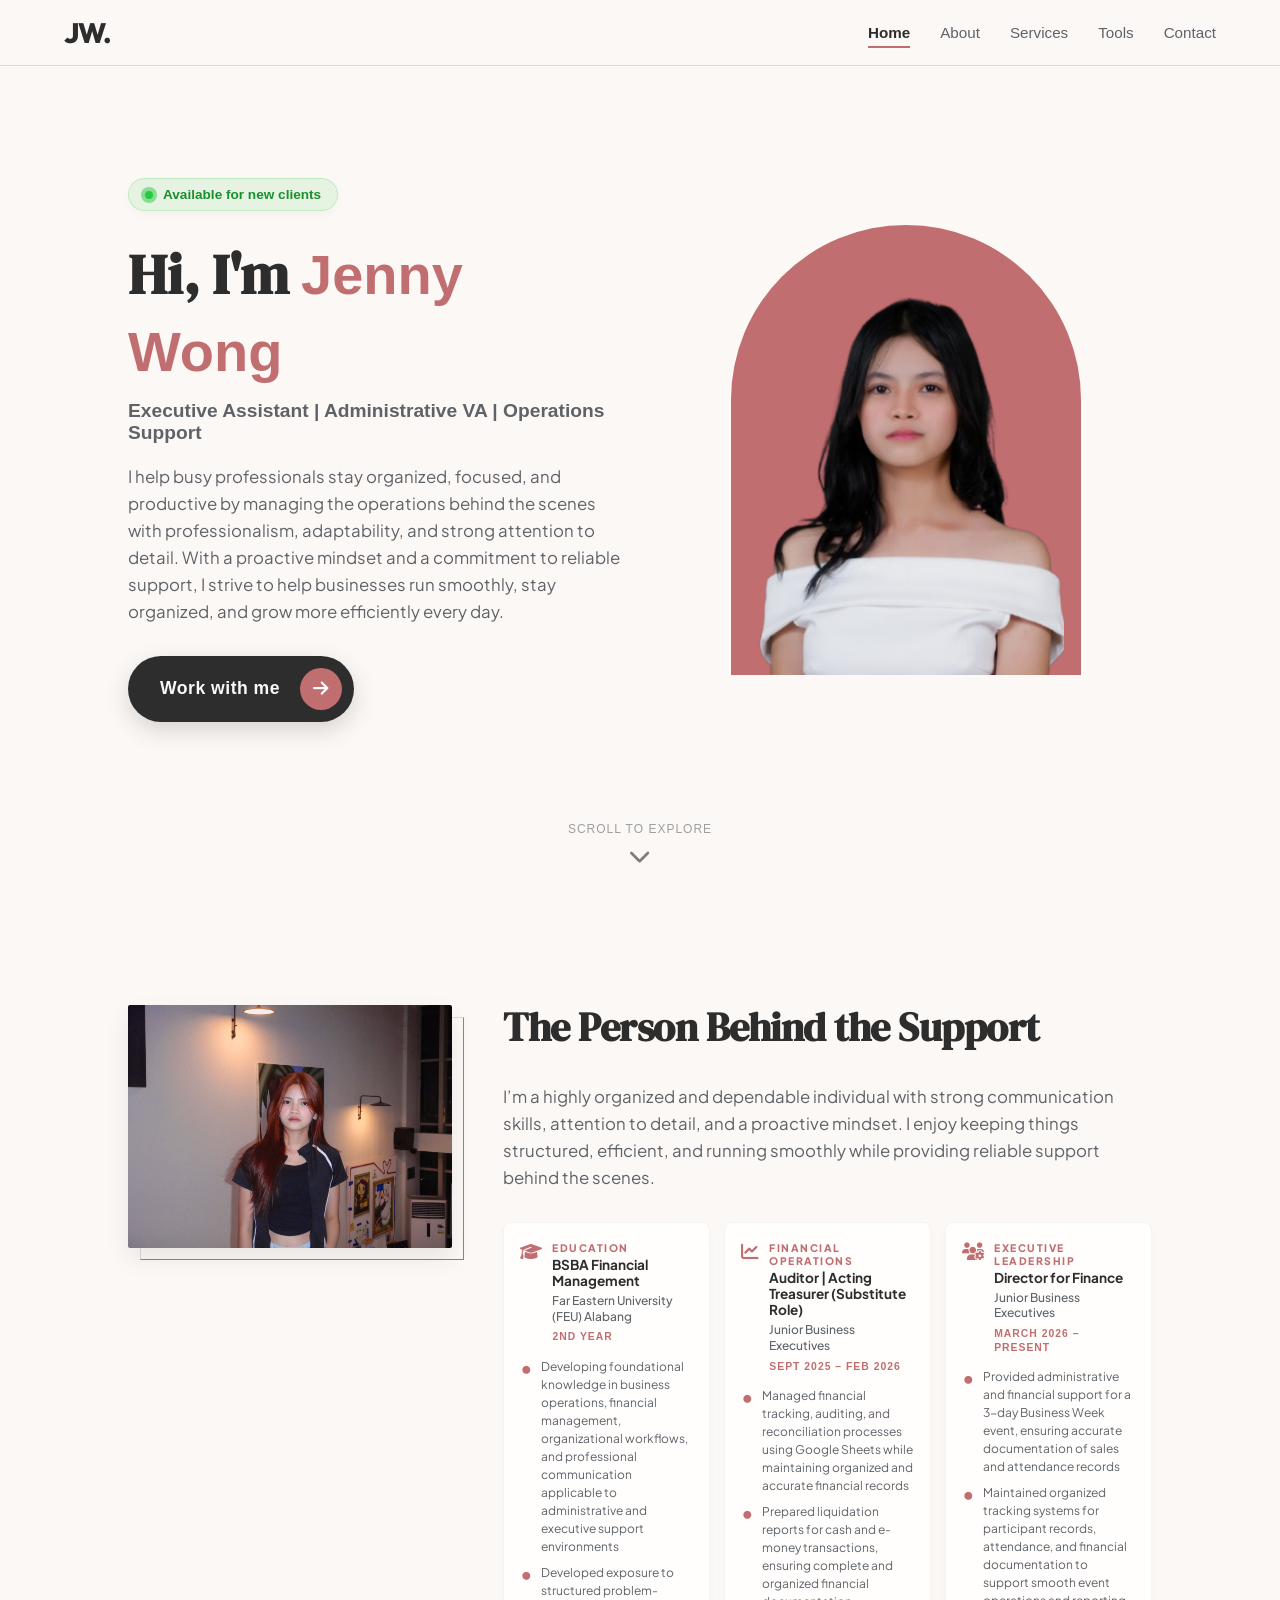
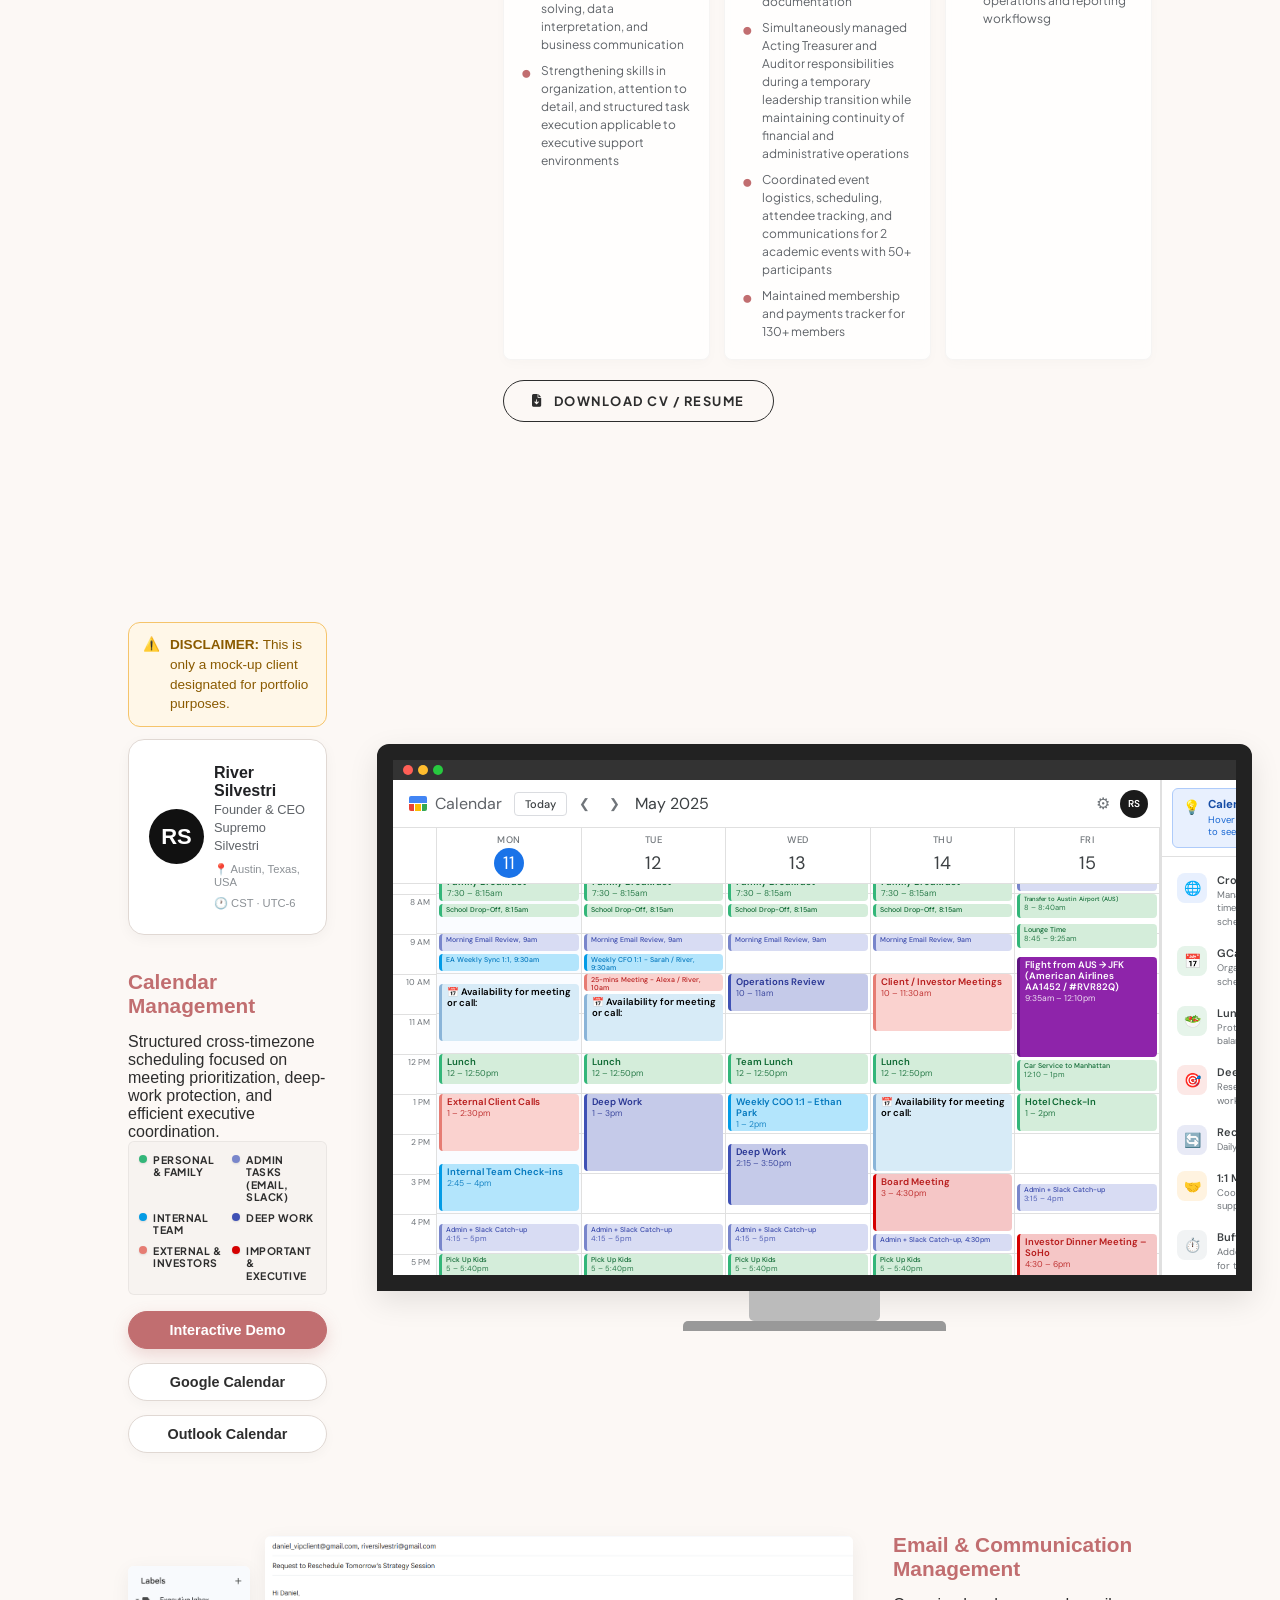
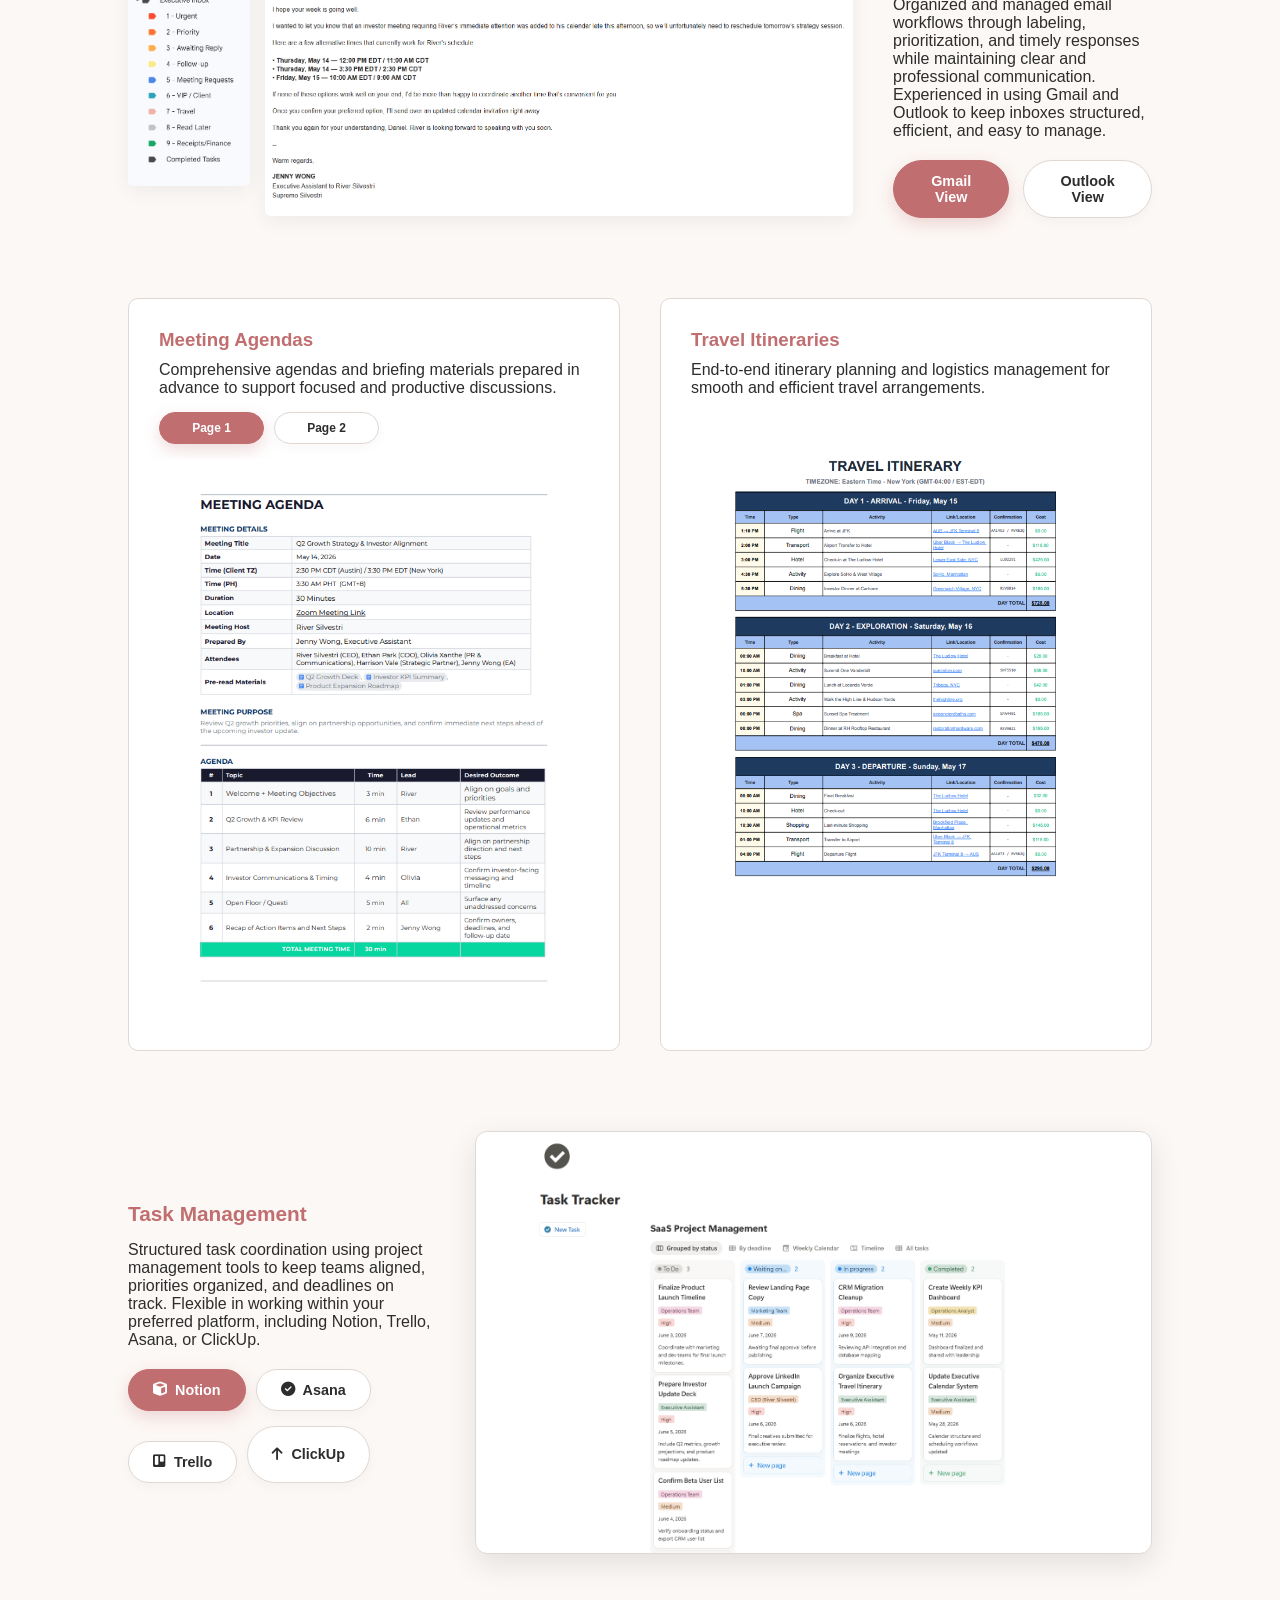
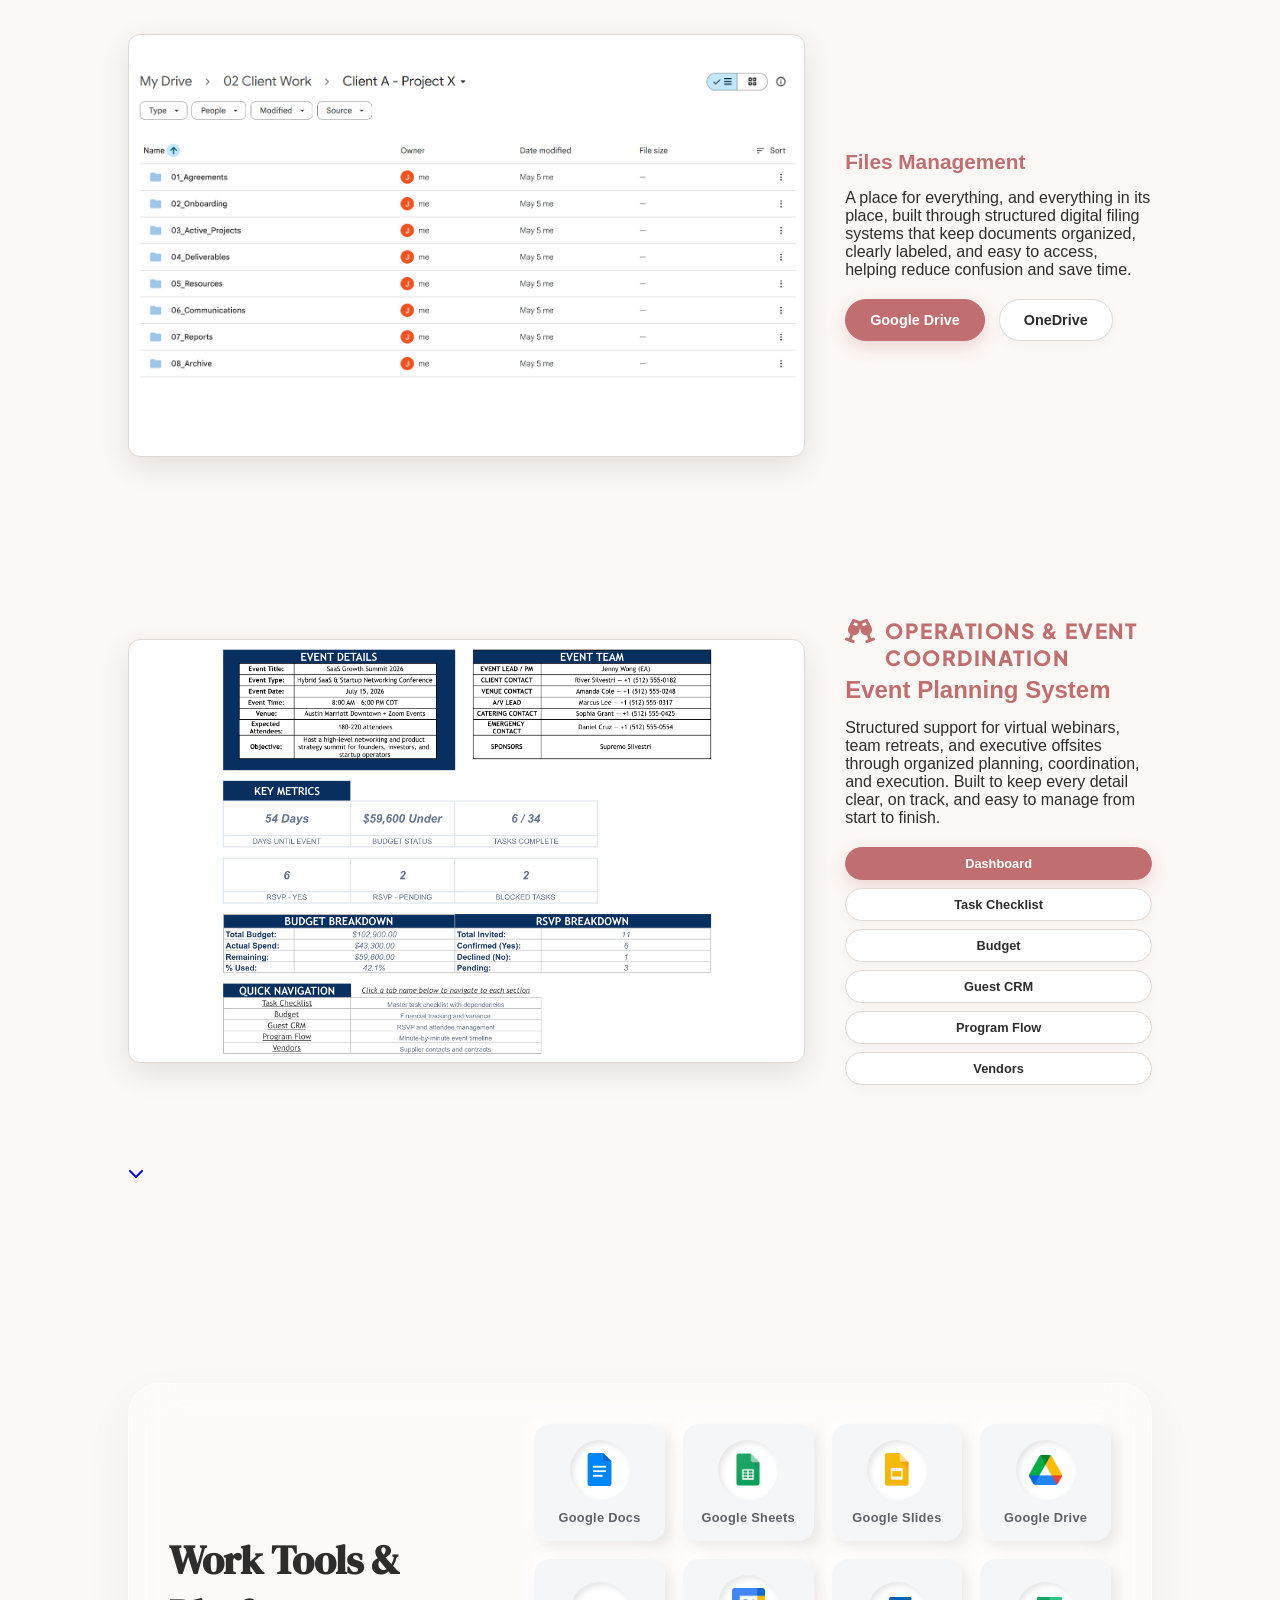
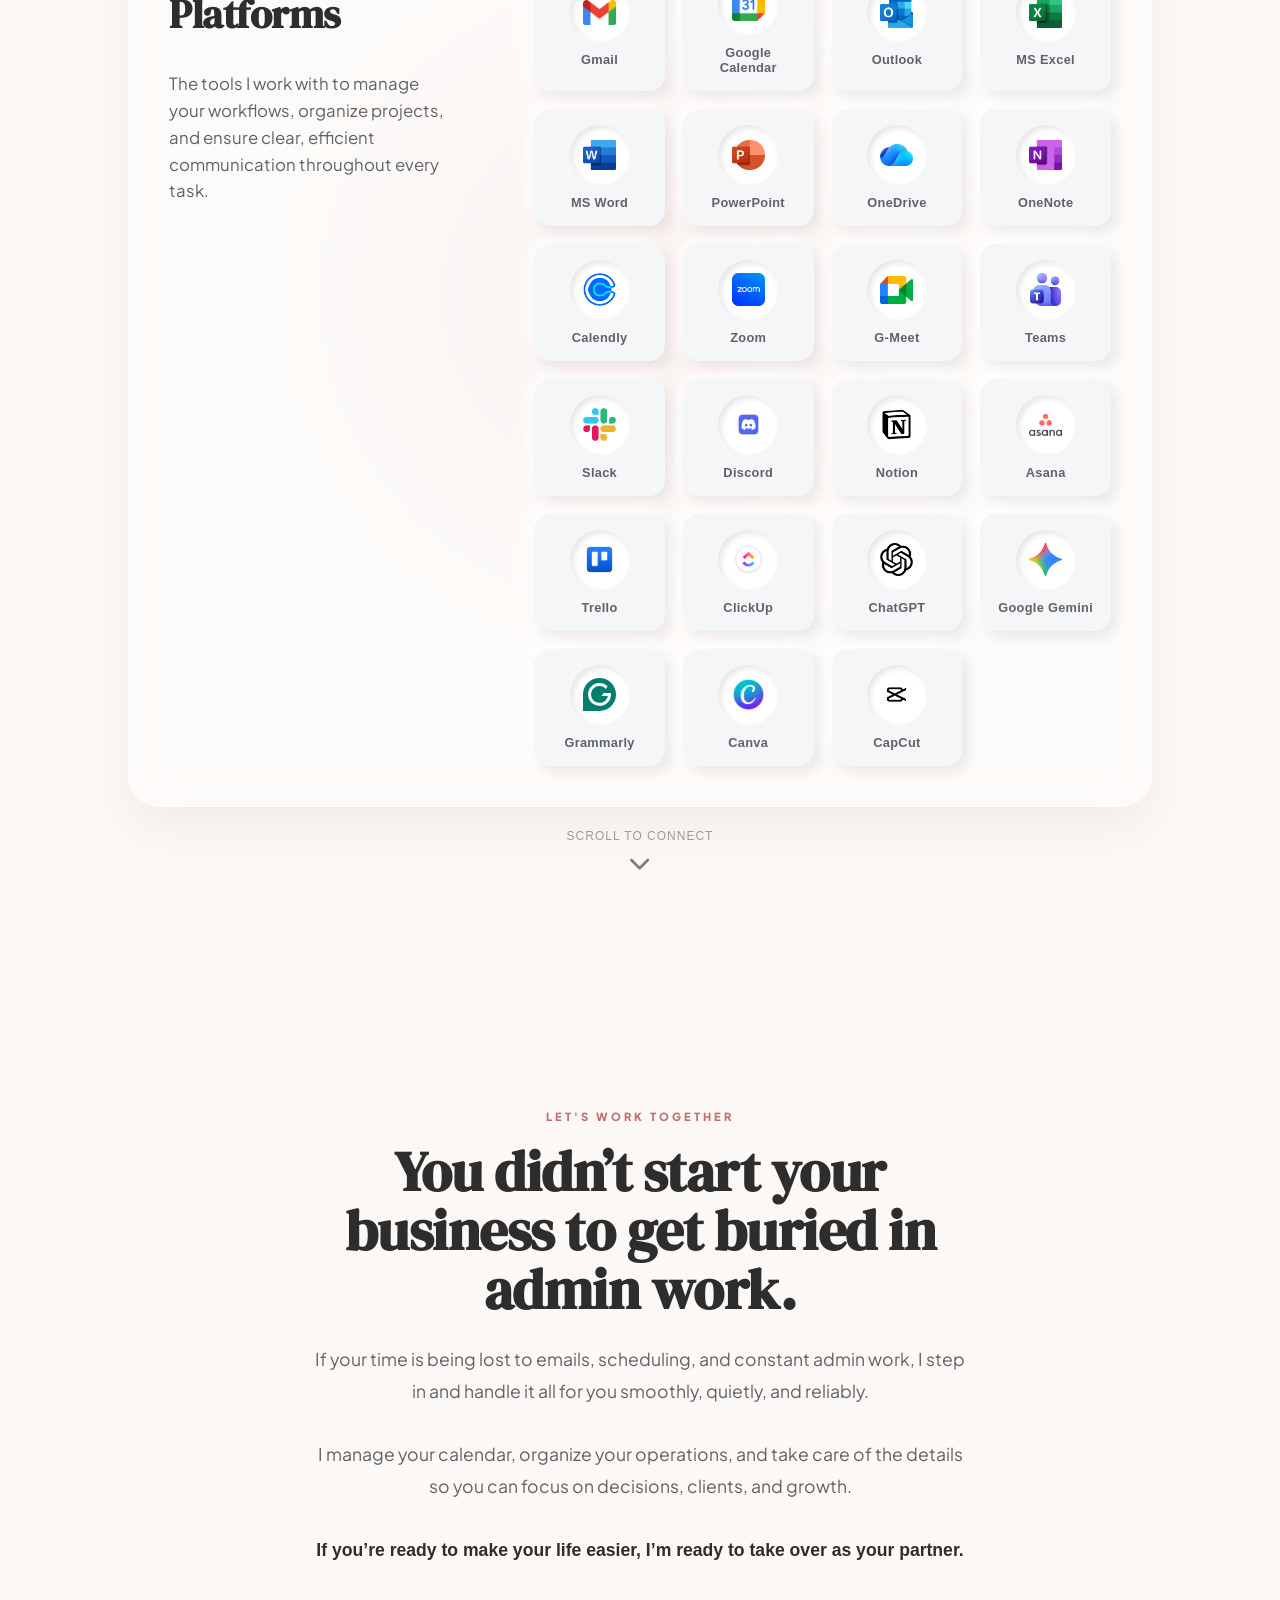
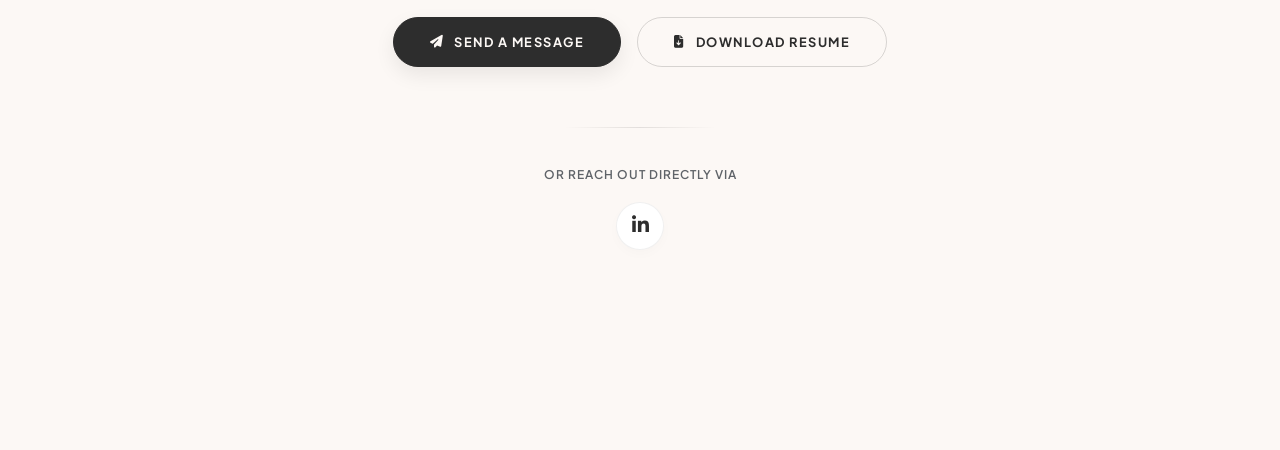
<file: index.html>
<!doctype html>
<html lang="en">
  <head>
    <meta charset="UTF-8" />
    <meta name="viewport" content="width=device-width, initial-scale=1.0" />
    <title>Jenny Wong | Executive Assistant Portfolio</title>
    <link rel="stylesheet" href="styles.css" />

    <link rel="icon" type="image/png" href="assets/portfolio-logo.png">
    <!-- FontAwesome for Icons -->
    <link
      rel="stylesheet"
      href="https://cdnjs.cloudflare.com/ajax/libs/font-awesome/6.4.0/css/all.min.css"
    />
    <link href="https://fonts.googleapis.com/css2?family=DM+Serif+Display&family=Plus+Jakarta+Sans:wght@400;500;600;700&display=swap" rel="stylesheet">
    <link href="https://fonts.googleapis.com/css2?family=Cinzel:wght@700;800&family=Playfair+Display:ital,wght@0,700;0,800;1,700&family=Outfit:wght@700;800&display=swap" rel="stylesheet">
  </head>
  <body class="light-mode">

    <!-- Navigation -->
    <nav class="navbar">
      <div class="nav-brand">JW.</div>
      <ul class="nav-links">
        <li><a href="#home">Home</a></li>
        <li><a href="#about">About</a></li>
        <li><a href="#services">Services</a></li>
        <li><a href="#tools">Tools</a></li>
        <li><a href="#contact">Contact</a></li>
      </ul>
    </nav>

    <!-- HOME SECTION -->
    <section id="home" class="section-container">
      <div class="split-layout">
        
        <div class="text-content">
          
          <div class="availability-badge" style="margin-bottom: 25px;">
            <span class="pulse-dot"></span> Available for new clients
          </div>

          <h1 class="story-title">Hi, I'm <span class="highlight-text">Jenny Wong</span></h1>
          <p class="subtitle"><strong>Executive Assistant | Administrative VA | Operations Support</strong></p>
          <p class="story-text">
I help busy professionals stay organized, focused, and productive by managing the operations behind the scenes with professionalism, adaptability, and strong attention to detail. With a proactive mindset and a commitment to reliable support, I strive to help businesses run smoothly, stay organized, and grow more efficiently every day.          <div class="hero-cta-wrapper" style="margin-top: 10px;">
            <a href="#contact" class="btn-hire-stunning">
              Work with me
              <span class="btn-hire-icon"><i class="fas fa-arrow-right"></i></span>
            </a>
          </div>
          
        </div>

        <div class="image-content">
          <div class="arch-background">
            <img src="assets/profile-pic.png" alt="Jenny Wong" class="profile-img" />
          </div>
        </div>

      </div>

      <div class="scroll-down-wrapper">
        <span class="scroll-text">Scroll to explore</span>
        <a href="#about" class="simple-scroll-arrow"><i class="fas fa-chevron-down"></i></a>
      </div>
    </section>

<section id="about" class="section-container">
      <div class="split-layout about-split">
        
        <div class="about-image-wrapper">
          <div class="image-frame">
            <img src="assets/about-pic.jpg" alt="Jenny Wong" class="about-img" />
          </div>
        </div>

        <div class="text-content about-content">
          <h2 class="section-title">The Person Behind the Support</h2>
          
          <p class="story-text">
            I’m a highly organized and dependable individual with strong communication skills, attention to detail, and a proactive mindset. I enjoy keeping things structured, efficient, and running smoothly while providing reliable support behind the scenes.
          </p>

<div class="experience-stack">
            
            <div class="exp-card column-layout">
              <div class="exp-header">
                <div class="exp-icon"><i class="fas fa-graduation-cap"></i></div>
                <div class="exp-titles">
                  <h3>Education</h3>
                  <p>BSBA Financial Management</p>
<p class="exp-sub">
  Far Eastern University (FEU) Alabang
  <span class="exp-date">2nd Year</span>
</p>                </div>
              </div>
              <ul class="exp-desc-list">
                <li>Developing foundational knowledge in business operations, financial management, organizational workflows, and professional communication applicable to administrative and executive support environments</li>
                <li>Developed exposure to structured problem-solving, data interpretation, and business communication</li>
                <li>Strengthening skills in organization, attention to detail, and structured task execution applicable to executive support environments</li>
              </ul>
            </div>

            <div class="exp-card column-layout">
              <div class="exp-header">
                <div class="exp-icon"><i class="fas fa-chart-line"></i></div>
                <div class="exp-titles">
                  <h3>Financial Operations</h3>
                  <p>Auditor | Acting Treasurer (Substitute Role)</p>
<p class="exp-sub">
  Junior Business Executives
  <span class="exp-date">Sept 2025 – Feb 2026</span>
</p>                </div>
              </div>
              <ul class="exp-desc-list">
                <li>Managed financial tracking, auditing, and reconciliation processes using Google Sheets while maintaining organized and accurate financial records</li>
                <li>Prepared liquidation reports for cash and e-money transactions, ensuring complete and organized financial documentation</li>
                <li>Simultaneously managed Acting Treasurer and Auditor responsibilities during a temporary leadership transition while maintaining continuity of financial and administrative operations</li>
                <li>Coordinated event logistics, scheduling, attendee tracking, and communications for 2 academic events with 50+ participants</li>
                <li>Maintained membership and payments tracker for 130+ members</li>
              </ul>
            </div>

            <div class="exp-card column-layout">
              <div class="exp-header">
                <div class="exp-icon"><i class="fas fa-users-cog"></i></div>
                <div class="exp-titles">
                  <h3>Executive Leadership</h3>
                  <p>Director for Finance</p>
<p class="exp-sub">
  Junior Business Executives
  <span class="exp-date">March 2026 – Present</span>
</p>                </div>
              </div>
              <ul class="exp-desc-list">
                <li>Provided administrative and financial support for a 3-day Business Week event, ensuring accurate documentation of sales and attendance records</li>
                <li>Maintained organized tracking systems for participant records, attendance, and financial documentation to support smooth event operations and reporting workflowsg</li>
              </ul>
            </div>

          </div>

          <div class="resume-wrapper">
            <a href="assets/Jenny_Wong_VA_Resume_2026.pdf" target="_blank" class="cta-btn outline">
              <i class="fas fa-file-download"></i> Download CV / Resume
            </a>
          </div>

        </div>
      </div>
    </section>


    <!-- SERVICES SECTION -->
    <section id="services" class="section-container">
      <!-- 1. Calendar Management -->
      <div class="service-block">
        <div class="service-text">
          <div class="client-info-wrapper">
            <div class="mock-disclaimer">
              <span>⚠️</span>
              <span>
                <strong>DISCLAIMER:</strong>
                This is only a mock-up client designated for portfolio purposes.
              </span>
            </div>

            <div class="client-card">
              <div class="cc-avatar">RS</div>
              <div class="cc-details-text">
                <div class="cc-header-row">
                  <span class="cc-name">River Silvestri</span>
                  <span class="cc-title-info">
                    Founder &amp; CEO Supremo Silvestri
                  </span>
                </div>
                <div class="cc-meta-row">
                  <span>📍 Austin, Texas, USA</span>
                  <span>🕐 CST · UTC-6</span>
                </div>
              </div>
            </div>
          </div>
<h3>Calendar Management</h3>
          <p class="calendar-description">
Structured cross-timezone scheduling focused on meeting prioritization, deep-work protection, and efficient executive coordination.</p>

          <div class="calendar-legend">
            <div class="legend-item"><span class="cal-dot sage"></span> Personal & Family </div>
            <div class="legend-item"><span class="cal-dot lavender"></span> Admin Tasks (Email, Slack)</div>
            <div class="legend-item"><span class="cal-dot peacock"></span> Internal Team</div>
            <div class="legend-item"><span class="cal-dot blueberry"></span> Deep Work</div>
            <div class="legend-item"><span class="cal-dot flamingo"></span> External & Investors</div>
            <div class="legend-item"><span class="cal-dot tomato"></span> Important & Executive</div>
          </div>
                    <div class="toggle-buttons space">
            <button
              class="toggle-btn active"
              onclick="switchMonitorView('interactive')"
            >
              Interactive Demo
            </button>
            <button class="toggle-btn" onclick="switchMonitorView('gcal')">
              Google Calendar
            </button>
            <button class="toggle-btn" onclick="switchMonitorView('outlook')">
              Outlook Calendar
            </button>
          </div>
        </div>

        <div class="mac-monitor-wrapper">
          <div class="mac-monitor">
            <div class="mac-header">
              <span class="dot red"></span><span class="dot yellow"></span
              ><span class="dot green"></span>
            </div>
            <div class="mac-screen" id="monitor-screen">
              <!-- IFRAME FOR YOUR EXACT CODE -->
              <iframe
                id="interactive-view"
                src="services-components/calendar/calendar.html"
                frameborder="0"
              ></iframe>
              <!-- IMAGES FOR REAL VIEWS -->
              <img
                id="gcal-view"
                src="assets/gcal-sample.png"
                alt="Google Calendar"
                class="hidden"
              />
              <img
                id="outlook-view"
                src="assets/outlook-sample.png"
                alt="Outlook Calendar"
                class="hidden"
              />


            </div>
          </div>
          <div class="mac-stand"></div>
          <div class="mac-base"></div>
        </div>
      </div>

      <!-- 2. Inbox Management -->
      <div class="service-block reverse">
        <div class="service-text">
          <h3>Email & Communication Management</h3>
          <p>
            Organized and managed email workflows through labeling, prioritization, and timely responses while maintaining clear and professional communication. Experienced in using Gmail and Outlook to keep inboxes structured, efficient, and easy to manage.
          </p>
          <div class="toggle-buttons mt-2" style="flex-direction: row; max-width: 100%;">
            <button class="toggle-btn active space" onclick="toggleInbox('gmail')" style="width: auto; padding: 12px 24px; margin-top: 20px;">
              Gmail View
            </button>
            <button class="toggle-btn space" onclick="toggleInbox('outlook')" style="width: auto; padding: 12px 24px; margin-top: 20px;">
              Outlook View
            </button>
          </div>
        </div>
        
        <div class="inbox-showcase-container" style="flex: 2.8; width: 100%;">
          
          <div id="view-gmail" class="inbox-view-grid active">
            <div class="inbox-side-left">
              <img src="assets/gmail-labels.png" alt="Gmail Labels" class="clean-mockup-img" />
            </div>
            <div class="inbox-side-right">
              <img src="assets/gmail-inbox-sample.png" alt="Gmail Inbox" class="clean-mockup-img" />
            </div>
          </div>

          <div id="view-outlook" class="inbox-view-grid hidden">
            <div class="inbox-side-left">
              <img src="assets/outlook-folders.png" alt="Outlook Folders" class="clean-mockup-img" />
            </div>
            <div class="inbox-side-right">
              <img src="assets/outlook-inbox-sample.png" alt="Outlook Inbox" class="clean-mockup-img" />
            </div>
          </div>

        </div>

          <div id="view-outlook" class="inbox-view-grid hidden">
            <div class="mockup-card">
              <div class="mockup-header">Folder Hierarchy</div>
              <div class="mockup-body">
                <img src="assets/outlook-folders.png" alt="Outlook Folders" class="mockup-img" />
              </div>
            </div>
            <div class="mockup-card">
              <div class="mockup-header">Inbox Interface</div>
              <div class="mockup-body">
                <img src="assets/outlook-inbox-sample.png" alt="Outlook Inbox" class="mockup-img" />
              </div>
            </div>
          </div>

        </div>
      </div>

      <!-- 3. Meeting Agenda & 4. Travel Itinerary -->
      <div class="service-grid-2">
        
        <div class="service-card">
          <h3>Meeting Agendas</h3>
          <p>Comprehensive agendas and briefing materials prepared in advance to support focused and productive discussions.</p>
          
          <div class="toggle-buttons" style="flex-direction: row; gap: 10px; margin: 15px 0;">
            <button class="toggle-btn active" onclick="toggleAgenda('page1', this)" style="padding: 8px 20px; font-size: 0.75rem;">Page 1</button>
            <button class="toggle-btn" onclick="toggleAgenda('page2', this)" style="padding: 8px 20px; font-size: 0.75rem;">Page 2</button>
          </div>

          <div style="width: 100%;">
            <img id="agenda-page-1" src="assets/meeting-1.png" alt="Agenda Page 1" class="placeholder-img" style="margin-top: 0;" />
            
            <img id="agenda-page-2" src="assets/meeting-2.png" alt="Agenda Page 2" class="placeholder-img hidden" style="margin-top: 0;" />
          </div>
        </div>

        <div class="service-card">
          <h3>Travel Itineraries</h3>
          <p>End-to-end itinerary planning and logistics management for smooth and efficient travel arrangements.</p>
          <img src="assets/travel.png" alt="Travel Itinerary" class="placeholder-img full-w" style="margin-top: 15px;" />
        </div>

      </div>

<div class="service-block">
        <div class="service-text">
          <h3>Task Management</h3>
          <p>
            Structured task coordination using project management tools to keep teams aligned, priorities organized, and deadlines on track. Flexible in working within your preferred platform, including Notion, Trello, Asana, or ClickUp.
          </p>
          <div class="toggle-buttons mt-2" style="flex-direction: row; flex-wrap: wrap; gap: 10px; max-width: 100%;">
            
            <button class="toggle-btn active" onclick="toggleTask('notion')" style="width: auto; padding: 12px 24px; gap: 8px; display: flex; align-items: center; margin-top: 20px;">
              <i class="fas fa-cube"></i> Notion
            </button>
            
            <button class="toggle-btn" onclick="toggleTask('asana')" style="width: auto; padding: 12px 24px; gap: 8px; display: flex; align-items: center; margin-top: 20px;">
              <i class="fas fa-check-circle"></i> Asana
            </button>
            
            <button class="toggle-btn" onclick="toggleTask('trello')" style="width: auto; padding: 12px 24px; gap: 8px; display: flex; align-items: center; margin-top: 20px;">
              <i class="fab fa-trello"></i> Trello
            </button>
            
            <button class="toggle-btn" onclick="toggleTask('clickup')" style="width: auto; padding: 12px 24px; gap: 8px; display: flex; align-items: center; margin-top: 5px;">
              <i class="fas fa-arrow-up"></i> ClickUp
            </button>

          </div>
        </div>
        
        <div style="flex: 2.2; position: relative; width: 100%; max-width: 900px; aspect-ratio: 16/10; border-radius: 12px; overflow: hidden; box-shadow: 0 10px 30px rgba(0,0,0,0.1); border: 1px solid var(--border-color); background: #fff;">
          <img
            id="notion-img"
            src="assets/notion-sample.png"
            alt="Notion Workspace"
            style="position: absolute; top: 0; left: 0; width: 100%; height: 100%; object-fit: contain;"
          />
          <img
            id="asana-img"
            src="assets/asana-sample.png"
            alt="Asana Workspace"
            class="hidden"
            style="position: absolute; top: 0; left: 0; width: 100%; height: 100%; object-fit: contain;"
          />
          <img
            id="trello-img"
            src="assets/trello-sample.png"
            alt="Trello Workspace"
            class="hidden"
            style="position: absolute; top: 0; left: 0; width: 100%; height: 100%; object-fit: contain;"
          />
          <img
            id="clickup-img"
            src="assets/clickup-sample.png"
            alt="ClickUp Workspace"
            class="hidden"
            style="position: absolute; top: 0; left: 0; width: 100%; height: 100%; object-fit: contain;"
          />
        </div>
      </div>


      <!-- FILES MANAGEMENT -->
      <div class="service-block reverse">
        <div class="service-text">
          <h3>Files Management</h3>
          <p>
A place for everything, and everything in its place, built through structured digital filing systems that keep documents organized, clearly labeled, and easy to access, helping reduce confusion and save time.          </p>
          <div class="toggle-buttons mt-2" style="flex-direction: row; max-width: 100%;">
            <button class="toggle-btn active space" onclick="toggleFilesView('gdrive')" style="width: auto; padding: 12px 24px; margin-top: 20px;">
              Google Drive
            </button>
            <button class="toggle-btn space" onclick="toggleFilesView('onedrive')" style="width: auto; padding: 12px 24px; margin-top: 20px;">
              OneDrive
            </button>
          </div>
        </div>
        
        <div style="flex: 2.2; position: relative; width: 100%; max-width: 900px; aspect-ratio: 16/10; border-radius: 12px; overflow: hidden; box-shadow: 0 10px 30px rgba(0,0,0,0.1); border: 1px solid var(--border-color); background: #fff;">
          <img
            id="gdrive-img"
            src="assets/gdrive-files.png"
            alt="Google Drive Files"
            style="position: absolute; top: 0; left: 0; width: 100%; height: 100%; object-fit: contain;"
          />
          <img
            id="onedrive-img"
            src="assets/onedrive-files.png"
            alt="OneDrive Files"
            class="hidden"
            style="position: absolute; top: 0; left: 0; width: 100%; height: 100%; object-fit: contain;"
          />
        </div>
      </div>

<div class="service-block reverse" style="margin-top: 80px;">
        
        <div class="service-text">
          <div class="exp-header" style="margin-bottom: 5px;">
            <div class="exp-icon" style="font-size: 1.5rem;"><i class="fas fa-glass-cheers"></i></div>
            <div class="exp-titles">
              <h3 style="margin-bottom: 0;">Operations & Event Coordination</h3>
            </div>
          </div>
          <h3 style="font-size: 1.5rem; margin-top: 5px;">Event Planning System</h3>
          <p>
Structured support for virtual webinars, team retreats, and executive offsites through organized planning, coordination, and execution. Built to keep every detail clear, on track, and easy to manage from start to finish.
</p>
          <div class="toggle-buttons mt-2" style="flex-direction: row; flex-wrap: wrap; gap: 8px; max-width: 100%; ">
            <button class="toggle-btn active" onclick="toggleEvent('page1', this)" style="padding: 8px 16px; font-size: 0.8rem; margin-top: 20px;">Dashboard</button>
            <button class="toggle-btn" onclick="toggleEvent('page2', this)" style="padding: 8px 16px; font-size: 0.8rem;">Task Checklist</button>
            <button class="toggle-btn" onclick="toggleEvent('page3', this)" style="padding: 8px 16px; font-size: 0.8rem;">Budget</button>
            <button class="toggle-btn" onclick="toggleEvent('page4', this)" style="padding: 8px 16px; font-size: 0.8rem;">Guest CRM</button>
            <button class="toggle-btn" onclick="toggleEvent('page5', this)" style="padding: 8px 16px; font-size: 0.8rem;">Program Flow</button>
            <button class="toggle-btn" onclick="toggleEvent('page6', this)" style="padding: 8px 16px; font-size: 0.8rem;">Vendors</button>
          </div>
        </div>
        
        <div style="flex: 2.2; position: relative; width: 100%; max-width: 900px; aspect-ratio: 16/10; border-radius: 12px; overflow: hidden; box-shadow: 0 10px 30px rgba(0,0,0,0.1); border: 1px solid var(--border-color); background: #fff;">
          <img id="event-page-1" src="assets/event-dashboard.png" alt="Event Plan Dashboard" style="position: absolute; top: 0; left: 0; width: 100%; height: 100%; object-fit: contain;" />
          <img id="event-page-2" src="assets/event-task-checklist.png" alt="Event Plan Task Checklist" class="hidden" style="position: absolute; top: 0; left: 0; width: 100%; height: 100%; object-fit: contain;" />
          <img id="event-page-3" src="assets/event-budget.png" alt="Event Plan Budget" class="hidden" style="position: absolute; top: 0; left: 0; width: 100%; height: 100%; object-fit: contain;" />
          <img id="event-page-4" src="assets/event-guest-crm.png" alt="Event Plan Guest CRM" class="hidden" style="position: absolute; top: 0; left: 0; width: 100%; height: 100%; object-fit: contain;" />
          <img id="event-page-5" src="assets/event-program-flow.png" alt="Event Plan Program Flow" class="hidden" style="position: absolute; top: 0; left: 0; width: 100%; height: 100%; object-fit: contain;" />
          <img id="event-page-6" src="assets/event-vendors.png" alt="Event Plan Vendors" class="hidden" style="position: absolute; top: 0; left: 0; width: 100%; height: 100%; object-fit: contain;" />
        </div>
        
      </div>

      <div class="next-section-arrow center-arr">
        <a href="#tools"><i class="fas fa-chevron-down"></i></a>
      </div>
    </section>

    <!-- TOOLS SECTION -->
 <section id="tools" class="section-container glass-section" style="position: relative;">
      
      <div class="split-layout tools-split">
        
        <div class="text-content tech-text">
          <h2 class="section-title">Work Tools & Platforms</h2>
          <p class="story-text">
The tools I work with to manage your workflows, organize projects, and ensure clear, efficient communication throughout every task.          </p>
        </div>

        <div class="tech-grid">
          
<div class="neu-card">
  <div class="neu-circle">
    <img src="assets/gdocs-logo.png" alt="Google Docs" class="tool-logo" />
  </div>
  <div class="neu-title">Google Docs</div>
</div>

<div class="neu-card">
  <div class="neu-circle">
    <img src="assets/gsheets-logo.png" alt="Google Sheets" class="tool-logo" />
  </div>
  <div class="neu-title">Google Sheets</div>
</div>

<div class="neu-card">
  <div class="neu-circle">
    <img src="assets/gslides-logo.png" alt="Google Slides" class="tool-logo" />
  </div>
  <div class="neu-title">Google Slides</div>
</div>

<div class="neu-card">
  <div class="neu-circle">
    <img src="assets/gdrive-logo.png" alt="Google Drive" class="tool-logo" />
  </div>
  <div class="neu-title">Google Drive</div>
</div>

<div class="neu-card">
  <div class="neu-circle">
    <img src="assets/gmail-logo.webp" alt="Gmail" class="tool-logo" />
  </div>
  <div class="neu-title">Gmail</div>
</div>

<div class="neu-card">
  <div class="neu-circle">
    <img src="assets/gcal-logo.png" alt="Gmail" class="tool-logo" />
  </div>
  <div class="neu-title">Google Calendar</div>
</div>

<div class="neu-card">
  <div class="neu-circle">
    <img src="assets/ms-outlook-logo.png" alt="Microsoft Outlook" class="tool-logo" />
  </div>
  <div class="neu-title">Outlook</div>
</div>

<div class="neu-card">
  <div class="neu-circle">
    <img src="assets/ms-excel-logo.png" alt="Microsoft Excel" class="tool-logo" />
  </div>
  <div class="neu-title">MS Excel</div>
</div>

<div class="neu-card">
  <div class="neu-circle">
    <img src="assets/ms-word-logo.png" alt="Microsoft Word" class="tool-logo" />
  </div>
  <div class="neu-title">MS Word</div>
</div>



<div class="neu-card">
  <div class="neu-circle">
    <img src="assets/ms-powerpoint-logo.png" alt="Microsoft PowerPoint" class="tool-logo" />
  </div>
  <div class="neu-title">PowerPoint</div>
</div>

<div class="neu-card">
  <div class="neu-circle">
    <img src="assets/ms-onedrive-logo.png" alt="OneDrive" class="tool-logo" />
  </div>
  <div class="neu-title">OneDrive</div>
</div>

<div class="neu-card">
  <div class="neu-circle">
    <img src="assets/ms-onenote-logo.png" alt="Microsoft OneNote" class="tool-logo" />
  </div>
  <div class="neu-title">OneNote</div>
</div>

<div class="neu-card">
  <div class="neu-circle">
    <img src="assets/calendly-logo.png" alt="Microsoft OneNote" class="tool-logo" />
  </div>
  <div class="neu-title">Calendly</div>
</div>

<div class="neu-card">
  <div class="neu-circle">
    <img src="assets/zoom-logo.webp" alt="Zoom" class="tool-logo" />
  </div>
  <div class="neu-title">Zoom</div>
</div>

<div class="neu-card">
  <div class="neu-circle">
    <img src="assets/gmeet-logo.png" alt="Google Meet" class="tool-logo" />
  </div>
  <div class="neu-title">G-Meet</div>
</div>

<div class="neu-card">
  <div class="neu-circle">
    <img src="assets/teams-logo.png" alt="Microsoft Teams" class="tool-logo" />
  </div>
  <div class="neu-title">Teams</div>
</div>

<div class="neu-card">
  <div class="neu-circle">
    <img src="assets/slack-logo.png" alt="Slack" class="tool-logo" />
  </div>
  <div class="neu-title">Slack</div>
</div>

<div class="neu-card">
  <div class="neu-circle">
    <img src="assets/discord-logo.webp" alt="Discord" class="tool-logo" />
  </div>
  <div class="neu-title">Discord</div>
</div>

<div class="neu-card">
  <div class="neu-circle">
    <img src="assets/notion-logo.png" alt="Notion" class="tool-logo" />
  </div>
  <div class="neu-title">Notion</div>
</div>

<div class="neu-card">
  <div class="neu-circle">
    <img src="assets/asana-logo.png" alt="Asana" class="tool-logo" />
  </div>
  <div class="neu-title">Asana</div>
</div>

<div class="neu-card">
  <div class="neu-circle">
    <img src="assets/trello-logo.png" alt="Trello" class="tool-logo" />
  </div>
  <div class="neu-title">Trello</div>
</div>

<div class="neu-card">
  <div class="neu-circle">
    <img src="assets/clickup-logo.png" alt="ClickUp" class="tool-logo" />
  </div>
  <div class="neu-title">ClickUp</div>
</div>

          <div class="neu-card">
  <div class="neu-circle">
    <img src="assets/chatgpt-logo.png" alt="ChatGPT" class="tool-logo" />
  </div>
  <div class="neu-title">ChatGPT</div>
</div>

<div class="neu-card">
  <div class="neu-circle">
    <img src="assets/gemini-logo.jpg" alt="Google Gemini" class="tool-logo" />
  </div>
  <div class="neu-title">Google Gemini</div>
</div>

<div class="neu-card">
  <div class="neu-circle">
    <img src="assets/grammarly-logo.svg   " alt="Grammarly" class="tool-logo" />
  </div>
  <div class="neu-title">Grammarly</div>
</div>


<div class="neu-card">
  <div class="neu-circle">
    <img src="assets/canva-logo.png" alt="Canva" class="tool-logo" />
  </div>
  <div class="neu-title">Canva</div>
</div>

<div class="neu-card">
  <div class="neu-circle">
    <img src="assets/capcut-logo.jpg" alt="CapCut" class="tool-logo" />
  </div>
  <div class="neu-title">CapCut</div>
</div>

        </div>
      </div>

      <div class="scroll-down-wrapper">
        <span class="scroll-text">Scroll to connect</span>
        <a href="#contact" class="simple-scroll-arrow"><i class="fas fa-chevron-down"></i></a>
      </div>

    </section>

    <!-- CONTACT SECTION -->
    <section id="contact" class="section-container">
      <div class="content-wrapper centered contact-block">
        
        <div class="contact-header">
          <span class="contact-eyebrow">Let's Work Together</span>
          <h2 class="section-title">You didn’t start your business to get buried in admin work.</h2>
          
          <p class="story-text contact-desc">
            If your time is being lost to emails, scheduling, and constant admin work, I step in and handle it all for you smoothly, quietly, and reliably.<br><br>
            
            I manage your calendar, organize your operations, and take care of the details so you can focus on decisions, clients, and growth.<br><br>
            
            <strong style="color: var(--text-primary); font-size: 1.1rem;">If you’re ready to make your life easier, I’m ready to take over as your partner.</strong>
          </p>
        </div>

        <div class="contact-actions">
          <button onclick="openContactModal()" class="cta-btn solid">
  <i class="fas fa-paper-plane"></i> Send a Message
</button>
          <a href="assets/Jenny_Wong_VA_Resume_2026.pdf" target="_blank" class="cta-btn outline">
            <i class="fas fa-file-download"></i> Download Resume
          </a>

        
        </div>

        <div class="social-links-enhanced">
          <p class="social-text">Or reach out directly via</p>
          <div class="social-icons-row">
            <a href="#" class="social-icon" aria-label="LinkedIn">
              <i class="fab fa-linkedin-in"></i>
            </a>

            <!-- WHATSAPP CONTACT (HIDE) -->
             
<!-- <a href="javascript:void(0)" onclick="openQRModal()" class="social-icon" aria-label="WhatsApp">
  <i class="fab fa-whatsapp"></i>
</a>          </div> -->
        </div>

      </div>
    </section>

    <div id="contact-modal" class="popup-overlay">
  <div class="popup-content form-popup">
    <button class="close-popup" onclick="closeContactModal()"><i class="fas fa-times"></i></button>
    
    <div class="form-header">
      <h3>Let's Talk</h3>
      <p>Fill out the details below and I'll get back to you within 24 hours.</p>
    </div>

    <form action="https://api.web3forms.com/submit" method="POST" class="premium-form">
      
      <input type="hidden" name="access_key" value="1a9896cf-8ced-4d5e-b43c-37a6c6c6ab07">
      
      <div class="input-group">
        <label for="name">Name</label>
        <input type="text" name="name" id="name" placeholder="Jenny Wong" required>
      </div>

      <div class="input-group">
        <label for="email">Email</label>
        <input type="email" name="email" id="email" placeholder="jenny@example.com" required>
      </div>

      <div class="input-group">
        <label for="message">How can I help you?</label>
        <textarea name="message" id="message" rows="4" placeholder="I'm looking for support with..." required></textarea>
      </div>

      <button type="submit" class="cta-btn solid submit-btn">Send Message&ensp;<i class="fas fa-arrow-right"></i></button>
    </form>
  </div>
</div>

<!-- WHATSAPP CONTACT (HIDE) -->

<!-- <div id="qr-modal" class="popup-overlay">
  <div class="popup-content form-popup qr-popup">
    <button class="close-popup" onclick="closeQRModal()"><i class="fas fa-times"></i></button>
    
    <div class="qr-header">
      <h3>Let's Chat</h3>
      <p>Scan to message me directly on WhatsApp</p>
    </div>

    <div class="qr-image-container">
      <img src="assets/whatsapp-qr.jpg" alt="WhatsApp QR Code" class="qr-code-img" />
    </div>

    <p class="qr-number">Or text: <strong>+63 994 998 3784</strong></p>
    
  </div>
</div> -->
    
    <script src="script.js"></script>
  </body>
</html>
</file>
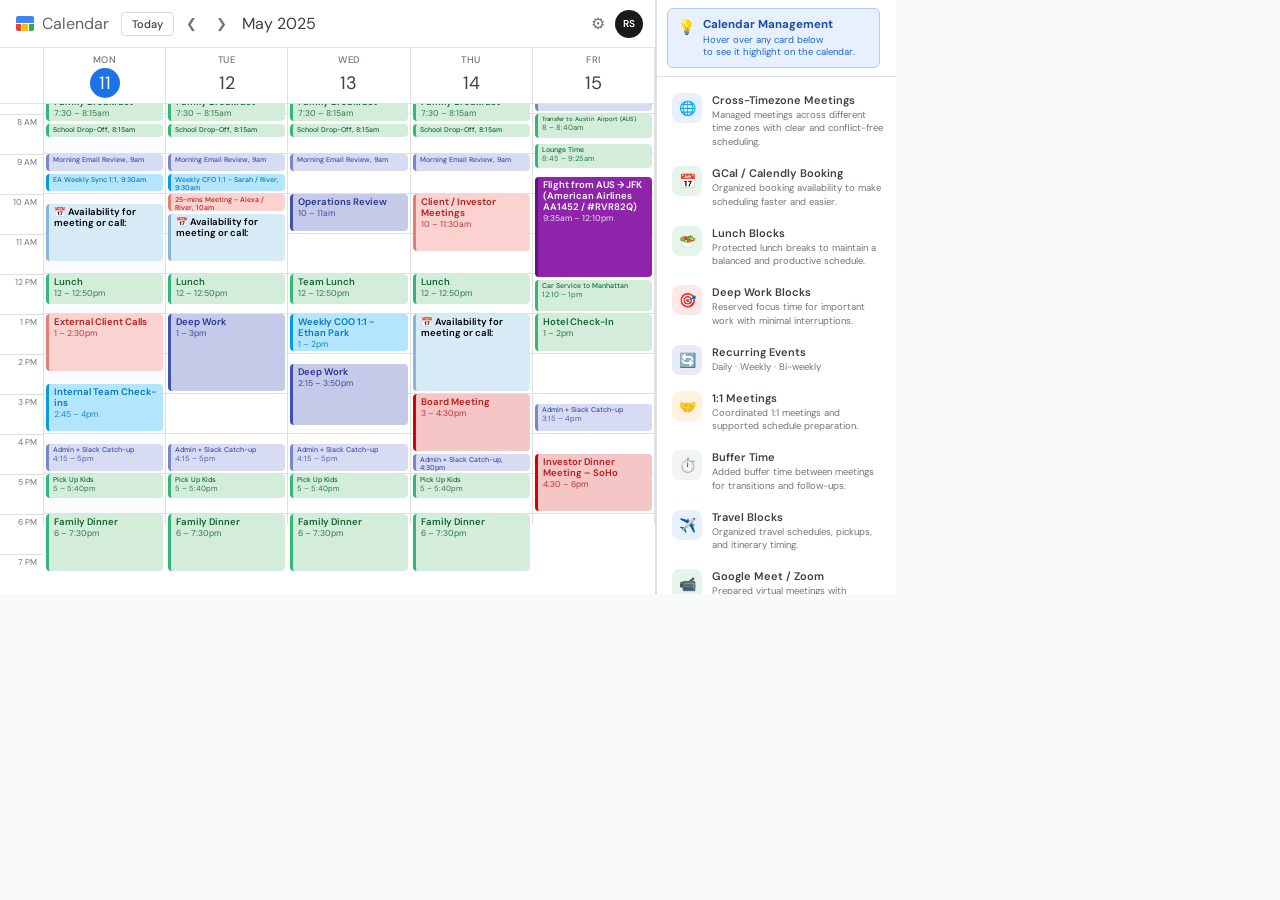
<file: services-components/calendar/calendar.html>
<!doctype html>
<html lang="en">
  <head>
    <meta charset="UTF-8" />
    <meta name="viewport" content="width=device-width, initial-scale=1.0" />
    <title>Calendar Management — River Silvestri | EA Portfolio</title>
    <link rel="preconnect" href="https://fonts.googleapis.com" />
    <link
      href="https://fonts.googleapis.com/css2?family=DM+Sans:ital,opsz,wght@0,9..40,300;0,9..40,400;0,9..40,500;0,9..40,600;1,9..40,300&family=DM+Serif+Display:ital@0;1&display=swap"
      rel="stylesheet"
    />
    <link rel="stylesheet" href="calendar-styles.css" />
  </head>
  <body>

    <!-- ═══════════════════════════════════
     PAGE 2 — GCAL + CARDS
     ═══════════════════════════════════ -->
    <div class="page" id="page2">

      <div class="p2-layout">
        <!-- ── GCAL LEFT PANEL ── -->
        <div class="gcal-panel">
          <!-- Top navigation bar -->
          <div class="gcal-nav-bar">
            <div class="gcal-nb-left">
              <div class="gcal-logo-mark">
                <div class="glm-top" style="background: #4285f4"></div>
                <div class="glm-bottom">
                  <span style="background: #ea4335"></span
                  ><span style="background: #fbbc04"></span
                  ><span style="background: #34a853"></span>
                </div>
              </div>
              <span class="gcal-app-name">Calendar</span>
            </div>
            <div class="gcal-nb-center">
              <button class="gcal-today-btn">Today</button>
              <button class="gcal-chevron">❮</button>
              <button class="gcal-chevron">❯</button>
              <span class="gcal-period">May 2025</span>
            </div>
            <div class="gcal-nb-right">
              <span class="gcal-settings">⚙</span>
              <div class="gcal-avatar-sm">RS</div>
            </div>
          </div>

          <!-- Week day header -->
          <div class="gcal-week-header">
            <div class="gcal-gutter-head"></div>
            <div class="gcal-dh mock-col-head">
</div>
            <div class="gcal-dh today-dh">
              <span class="dh-dow">MON</span
              ><span class="dh-num dh-today">11</span>
            </div>
            <div class="gcal-dh">
              <span class="dh-dow">TUE</span><span class="dh-num">12</span>
            </div>
            <div class="gcal-dh">
              <span class="dh-dow">WED</span><span class="dh-num">13</span>
            </div>
            <div class="gcal-dh">
              <span class="dh-dow">THU</span><span class="dh-num">14</span>
            </div>
            <div class="gcal-dh">
              <span class="dh-dow">FRI</span><span class="dh-num">15</span>
            </div>
          </div>

          <!-- Time grid -->
          <div class="gcal-body">
            <!-- Now line -->
            <div class="gcal-nowline" id="nowLine"></div>

            <!-- Time labels -->
            <div class="gcal-time-col">
              <div class="gt" data-h="6">6 AM</div>
              <div class="gt" data-h="7">7 AM</div>
              <div class="gt" data-h="8">8 AM</div>
              <div class="gt" data-h="9">9 AM</div>
              <div class="gt" data-h="10">10 AM</div>
              <div class="gt" data-h="11">11 AM</div>
              <div class="gt" data-h="12">12 PM</div>
              <div class="gt" data-h="13">1 PM</div>
              <div class="gt" data-h="14">2 PM</div>
              <div class="gt" data-h="15">3 PM</div>
              <div class="gt" data-h="16">4 PM</div>
              <div class="gt" data-h="17">5 PM</div>
              <div class="gt" data-h="18">6 PM</div>
              <div class="gt" data-h="19">7 PM</div>
            </div>

            <!-- 7 day columns -->
            <div class="gcal-day-cols">

              <!-- MON -->
              <div class="gcal-daycol today-col" id="col-mon">
                <div class="gev sage" style="--st: 6.5; --dur: 1">
                  <span class="gev-title">Gym</span>
                  <span class="gev-time">6:30 – 7:30am</span>
                </div>

                <div class="gev sage" style="--st: 7.5; --dur: 0.75">
                  <span class="gev-title">Family Breakfast</span>
                  <span class="gev-time">7:30 – 8:15am</span>
                </div>

                <div class="gev sage small-text" style="--st: 8.25; --dur: 0.4">
                  <span class="gev-title">School Drop-Off, 8:15am</span>
                </div>

                <div class="gev lav small-text" style="--st: 9; --dur: 0.5">
                  <span class="gev-title">Morning Email Review, 9am</span>
                </div>

                <div class="gev peacock small-text" style="--st: 9.5; --dur: 0.5">
                  <span class="gev-title">EA Weekly Sync 1:1, 9:30am</span>
                </div>

                <div
                  class="gev peacock"
                  style="
                    --st: 10.25;
                    --dur: 1.5;
                    background: #d7ebf7;
                    color: #000;
                    border-left: 3px solid #8ab4d8;
                  "
                >
                  <span class="gev-title"
                    >📅 Availability for meeting or call:</span
                  >
                </div>

                <div class="gev sage" style="--st: 12; --dur: 0.83">
                  <span class="gev-title">Lunch</span>
                  <span class="gev-time">12 – 12:50pm</span>
                </div>

                <div class="gev flam" style="--st: 13; --dur: 1.5">
                  <span class="gev-title">External Client Calls</span>
                  <span class="gev-time">1 – 2:30pm</span>
                </div>

                <div class="gev peacock" style="--st: 14.75; --dur: 1.25">
                  <span class="gev-title">Internal Team Check-ins</span>
                  <span class="gev-time">2:45 – 4pm</span>

                  <!-- ONLINE MEETING POPUP -->
                  <div class="meet-popup right-side" id="meetPopup">
                    <div class="meet-topbar">
                      <button>✎</button>
                      <button>🗑</button>
                      <button>✉</button>
                      <button>⋮</button>
                      <button>✕</button>
                    </div>

                    <div class="meet-body">
                      <div class="meet-row">
                        <div class="meet-color peacock-dot"></div>

                        <div class="meet-content">
                          <div class="meet-title">Internal Team Check-ins</div>

                          <div class="meet-date">
                            Monday, May 11 · 2:45 – 4:00pm
                          </div>

                          <div class="meet-repeat">Weekly on Monday</div>
                        </div>
                      </div>

                      <div class="meet-link-row">
                        <div class="meet-icon">📹</div>

                        <div class="meet-link-content">
                          <div class="meet-link-title">
                            Join with Google Meet
                          </div>

                          <div class="meet-link-url">
                            meet.google.com/thi-cngg-jcy
                          </div>
                        </div>

                        <div class="meet-copy">⧉</div>
                      </div>

                      <div class="meet-calendar-row">
                        <div class="meet-cal-icon">🗓</div>

                        <div class="meet-cal-text">River's Calendar</div>
                      </div>
                    </div>
                  </div>
                </div>

                <div class="gev lav small-text" style="--st: 16.25; --dur: 0.75">
                  <span class="gev-title">Admin + Slack Catch-up</span>
                  <span class="gev-time">4:15 – 5pm</span>
                </div>

                <div class="gev sage small-text" style="--st: 17; --dur: 0.67">
                  <span class="gev-title">Pick Up Kids</span>
                  <span class="gev-time">5 – 5:40pm</span>
                </div>

                <div class="gev sage" style="--st: 18; --dur: 1.5">
                  <span class="gev-title">Family Dinner</span>
                  <span class="gev-time">6 – 7:30pm</span>
                </div>
              </div>

              <!-- TUE -->
              <div class="gcal-daycol" id="col-tue">
                <div class="gev sage" style="--st: 6.5; --dur: 1">
                  <span class="gev-title">Gym</span>
                  <span class="gev-time">6:30 – 7:30am</span>
                </div>

                <div class="gev sage" style="--st: 7.5; --dur: 0.75">
                  <span class="gev-title">Family Breakfast</span>
                  <span class="gev-time">7:30 – 8:15am</span>
                </div>

                <div class="gev sage small-text" style="--st: 8.25; --dur: 0.4">
                  <span class="gev-title">School Drop-Off, 8:15am</span>
                </div>

                <div class="gev lav small-text" style="--st: 9; --dur: 0.5">
                  <span class="gev-title">Morning Email Review, 9am</span>
                </div>

                <div
                  class="gev peacock small-text"
                  style="--st: 9.5; --dur: 0.5"
                >
                  <span class="gev-title"
                    >Weekly CFO 1:1 - Sarah / River, 9:30am</span
                  >
                </div>

                <div class="gev flam small-text" style="--st: 10; --dur: 0.5">
                  <span class="gev-title"
                    >25-mins Meeting - Alexa / River, 10am</span
                  >
                </div>

                <div
                  class="gev peacock"
                  style="
                    --st: 10.5;
                    --dur: 1.25;
                    background: #d7ebf7;
                    color: #000;
                    border-left: 3px solid #8ab4d8;
                  "
                >
                  <span class="gev-title"
                    >📅 Availability for meeting or call:</span
                  >
                </div>

                <div class="gev sage" style="--st: 12; --dur: 0.83">
                  <span class="gev-title">Lunch</span>
                  <span class="gev-time">12 – 12:50pm</span>
                </div>

                <div class="gev blue" style="--st: 13; --dur: 2">
                  <span class="gev-title">Deep Work</span>
                  <span class="gev-time">1 – 3pm</span>
                </div>

                <div class="gev lav  small-text" style="--st: 16.25; --dur: 0.75">
                  <span class="gev-title">Admin + Slack Catch-up</span>
                  <span class="gev-time">4:15 – 5pm</span>
                </div>

                <div class="gev sage small-text" style="--st: 17; --dur: 0.67">
                  <span class="gev-title">Pick Up Kids</span>
                  <span class="gev-time">5 – 5:40pm</span>
                </div>

                <div class="gev sage" style="--st: 18; --dur: 1.5">
                  <span class="gev-title">Family Dinner</span>
                  <span class="gev-time">6 – 7:30pm</span>
                </div>
              </div>

              <!-- WED -->
              <div class="gcal-daycol" id="col-wed">
                <div class="gev sage" style="--st: 7.5; --dur: 0.75">
                  <span class="gev-title">Family Breakfast</span>
                  <span class="gev-time">7:30 – 8:15am</span>
                </div>

                <div class="gev sage small-text" style="--st: 8.25; --dur: 0.4">
                  <span class="gev-title">School Drop-Off, 8:15am</span>
                </div>

                <div class="gev lav small-text" style="--st: 9; --dur: 0.5">
                  <span class="gev-title">Morning Email Review, 9am</span>
                </div>

                <div class="gev blue" style="--st: 10; --dur: 1">
                  <span class="gev-title">Operations Review</span>
                  <span class="gev-time">10 – 11am</span>
                </div>

                <div class="gev sage" style="--st: 12; --dur: 0.83">
                  <span class="gev-title">Team Lunch</span>
                  <span class="gev-time">12 – 12:50pm</span>
                </div>

                <div class="gev peacock" style="--st: 13; --dur: 1">
                  <span class="gev-title">Weekly COO 1:1 - Ethan Park</span>
                  <span class="gev-time">1 – 2pm</span>
                </div>

                <div class="gev blue" style="--st: 14.25; --dur: 1.6">
                  <span class="gev-title">Deep Work</span>
                  <span class="gev-time">2:15 – 3:50pm</span>
                </div>

                <div class="gev lav small-text" style="--st: 16.25; --dur: 0.75">
                  <span class="gev-title">Admin + Slack Catch-up</span>
                  <span class="gev-time">4:15 – 5pm</span>
                </div>

                <div class="gev sage small-text" style="--st: 17; --dur: 0.67">
                  <span class="gev-title">Pick Up Kids</span>
                  <span class="gev-time">5 – 5:40pm</span>
                </div>

                <div class="gev sage" style="--st: 18; --dur: 1.5">
                  <span class="gev-title">Family Dinner</span>
                  <span class="gev-time">6 – 7:30pm</span>
                </div>
              </div>

              <!-- THU -->
              <div class="gcal-daycol" id="col-thu">
                <div class="gev sage" style="--st: 6.5; --dur: 1">
                  <span class="gev-title">Gym</span>
                  <span class="gev-time">6:30 – 7:30am</span>
                </div>

                <div class="gev sage" style="--st: 7.5; --dur: 0.75">
                  <span class="gev-title">Family Breakfast</span>
                  <span class="gev-time">7:30 – 8:15am</span>
                </div>

                <div class="gev sage small-text" style="--st: 8.25; --dur: 0.4">
                  <span class="gev-title">School Drop-Off, 8:15am</span>
                </div>

                <div class="gev lav small-text" style="--st: 9; --dur: 0.5">
                  <span class="gev-title">Morning Email Review, 9am</span>
                </div>

                <div class="gev flam" style="--st: 10; --dur: 1.5">
                  <span class="gev-title">Client / Investor Meetings</span>
                  <span class="gev-time">10 – 11:30am</span>

                  <div class="meet-popup right-side" id="zoomPopup">
                    <div class="meet-topbar">
                      <button>✎</button>
                      <button>🗑</button>
                      <button>✉</button>
                      <button>⋮</button>
                      <button>✕</button>
                    </div>

                    <div class="meet-body">
                      <div class="meet-row">
                        <div class="meet-color flam-dot" ></div>

                        <div class="meet-content">
                          <div class="meet-title">
                            Client / Investor Meetings
                          </div>

                          <div class="meet-date">
                            Thursday, May 14 · 10:00 – 11:30am
                          </div>

                          <div class="meet-repeat">Weekly on Thursday</div>

                          <div class="meet-link-row">
                            <div class="meet-icon">📹</div>

                            <div class="meet-link-content">
                              <div class="meet-link-title">
                                Join Zoom Meeting
                              </div>

                              <div class="meet-link-url">
                                ID: 83640907741<br />
                                Passcode: mcd9fn
                              </div>
                            </div>
                          </div>

                          <div class="meet-calendar-row">
                            <div class="meet-cal-icon">🗓</div>

                            <div class="meet-cal-text">River's Calendar</div>
                          </div>
                        </div>
                      </div>
                    </div>
                  </div>
                </div>

                <div class="gev sage" style="--st: 12; --dur: 0.83">
                  <span class="gev-title">Lunch</span>
                  <span class="gev-time">12 – 12:50pm</span>
                </div>

                <div
                  class="gev peacock"
                  style="
                    --st: 13;
                    --dur: 2;
                    background: #d7ebf7;
                    color: #000;
                    border-left: 3px solid #8ab4d8;
                  "
                >
                  <span class="gev-title"
                    >📅 Availability for meeting or call:</span
                  >
                </div>

                <div class="gev tomato" style="--st: 15; --dur: 1.5">
                  <span class="gev-title">Board Meeting</span>
                  <span class="gev-time">3 – 4:30pm</span>
                </div>

                <div class="gev lav small-text" style="--st: 16.5; --dur: 0.5">
                  <span class="gev-title">Admin + Slack Catch-up, 4:30pm</span>
                </div>

                <div class="gev sage small-text" style="--st: 17; --dur: 0.67">
                  <span class="gev-title">Pick Up Kids</span>
                  <span class="gev-time">5 – 5:40pm</span>
                </div>

                <div class="gev sage" style="--st: 18; --dur: 1.5">
                  <span class="gev-title">Family Dinner</span>
                  <span class="gev-time">6 – 7:30pm</span>
                </div>
              </div>

              <!-- FRI -->
              <div class="gcal-daycol" id="col-fri">
                <div class="gev sage small-text" style="--st: 6.75; --dur: 0.75">
                  <span class="gev-title">Breakfast + Travel Prep</span>
                  <span class="gev-time">6:45 – 7:30am</span>
                </div>

                <div class="gev lav small-text" style="--st: 7.5; --dur: 0.5">
                  <span class="gev-title">Morning Email Review, 7:30am</span>
                </div>

                <div
                  class="gev sage travel-stack start small-text aus"
                  style="--st: 8; --dur: 0.67"
                >
                  <span class="gev-title"
                    >Transfer to Austin Airport (AUS)</span
                  >
                  <span class="gev-time">8 – 8:40am</span>
                </div>

                <div class="gev sage small-text" style="--st: 8.75; --dur: 0.67">
                  <span class="gev-title">Lounge Time</span>
                  <span class="gev-time">8:45 – 9:25am</span>
                </div>

                <div
                  class="gev"
                  style="
                    --st: 9.58;
                    --dur: 2.58;
                    background: #8e24aa;
                    color: #fff;
                    border-left: 3px solid #5e1480;
                  "
                >
                  <span class="gev-title"
                    >Flight from AUS → JFK (American Airlines AA1452 /
                    #RVR82Q)</span
                  >
                  <span class="gev-time">9:35am – 12:10pm</span>
                </div>

                <div class="gev sage small-text" style="--st: 12.16; --dur: 0.84">
                  <span class="gev-title">Car Service to Manhattan</span>
                  <span class="gev-time">12:10 – 1pm</span>
                </div>

                <div class="gev sage" style="--st: 13; --dur: 1">
                  <span class="gev-title">Hotel Check-In</span>
                  <span class="gev-time">1 – 2pm</span>
                </div>

                <div class="gev lav small-text" style="--st: 15.25; --dur: 0.75">
                  <span class="gev-title">Admin + Slack Catch-up</span>
                  <span class="gev-time">3:15 – 4pm</span>
                </div>

                <div class="gev tomato" style="--st: 16.5; --dur: 1.5">
                  <span class="gev-title">Investor Dinner Meeting – SoHo</span>
                  <span class="gev-time">4:30 – 6pm</span>
                </div>
              </div>

              
            </div>
          </div>
        </div>
        <!-- /gcal-panel -->

        <!-- ── FEATURE CARDS RIGHT PANEL ── -->
        <div class="feat-panel">
          
          <div class="fp-header">
            <div class="instruction-tip">
              <div class="tip-icon">💡</div>
              <div class="tip-content">
                <div class="tip-title">Calendar Management</div>
<div class="tip-sub">Hover over any card below<br>to see it highlight on the calendar.</div>              </div>
            </div>
          </div>

          <div class="fp-cards" id="fpCards">
            <div class="fc" data-f="timezone">
              <div class="fc-ico" style="background: #e8f0fe">🌐</div>
              <div class="fc-txt">
                <div class="fc-name">Cross-Timezone Meetings</div>
                <div class="fc-desc">
Managed meetings across different time zones with clear and conflict-free scheduling.
                </div>
              </div>
            </div>

            <div class="fc" data-f="avail">
              <div class="fc-ico" style="background: #e6f4ea">📅</div>
              <div class="fc-txt">
                <div class="fc-name">GCal / Calendly Booking</div>
                <div class="fc-desc">
  Organized booking availability to make scheduling faster and easier.
                </div>
              </div>
            </div>

            <div class="fc" data-f="lunch">
              <div class="fc-ico" style="background: #e6f4ea">🥗</div>
              <div class="fc-txt">
                <div class="fc-name">Lunch Blocks</div>
                <div class="fc-desc">
  Protected lunch breaks to maintain a balanced and productive schedule.
                </div>
              </div>
            </div>

            <div class="fc" data-f="deepwork">
              <div class="fc-ico" style="background: #fce8e6">🎯</div>
              <div class="fc-txt">
                <div class="fc-name">Deep Work Blocks</div>
                <div class="fc-desc">
  Reserved focus time for important work with minimal interruptions.
                </div>
              </div>
            </div>

            <div class="fc" data-f="recurring">
              <div class="fc-ico" style="background: #e8eaf6">🔄</div>
              <div class="fc-txt">
                <div class="fc-name">Recurring Events</div>
                <div class="fc-desc">
                  Daily · Weekly · Bi-weekly 
                </div>
              </div>
            </div>

            <div class="fc" data-f="onetone">
              <div class="fc-ico" style="background: #fff3e0">🤝</div>
              <div class="fc-txt">
                <div class="fc-name">1:1 Meetings</div>
                <div class="fc-desc">
  Coordinated 1:1 meetings and supported schedule preparation.
                </div>
              </div>
            </div>

            

            <div class="fc" data-f="buffer">
              <div class="fc-ico" style="background: #f1f3f4">⏱️</div>
              <div class="fc-txt">
                <div class="fc-name">Buffer Time</div>
                <div class="fc-desc">
  Added buffer time between meetings for transitions and follow-ups.
                </div>
              </div>
            </div>

            <div class="fc" data-f="travel">
              <div class="fc-ico" style="background: #e8f0fe">✈️</div>
              <div class="fc-txt">
                <div class="fc-name">Travel Blocks</div>
                <div class="fc-desc">
  Organized travel schedules, pickups, and itinerary timing.
                </div>
              </div>
            </div>

            <div class="fc" data-f="video">
              <div class="fc-ico" style="background: #e6f4ea">📹</div>
              <div class="fc-txt">
                <div class="fc-name">Google Meet / Zoom</div>
                <div class="fc-desc">
  Prepared virtual meetings with complete and accessible meeting links.
                </div>
              </div>
            </div>
          </div>
          <!-- /fp-cards -->
        </div>
        <!-- /feat-panel -->
      </div>
      <!-- /p2-layout -->
    </div>

    <!-- CROSS TIMEZONE HOVER POPUP -->
    <div class="tz-popup" id="tzPopup">
      <div class="tz-head">
        <div class="tz-badge">🌐 Cross-Timezone Coordination</div>
      </div>

      <div class="tz-title">25-min Meeting — Alexa / River</div>

      <div class="tz-sub">
        Perfectly matched availability between New York City and Texas
        schedules.
      </div>

      <div class="tz-grid">
        <div class="tz-card">
          <div class="tz-city">Alexa</div>
          <div class="tz-time">Tue · 11:00 AM</div>
          <div class="tz-zone">New York City, New York · EST (UTC-5)</div>
        </div>

        <div class="tz-arrow">⇄</div>

        <div class="tz-card">
          <div class="tz-city">River</div>
          <div class="tz-time">Tue · 10:00 AM</div>
          <div class="tz-zone">Austin, Texas · CST (UTC-6)</div>
        </div>
      </div>

      <div class="tz-footer">
        Availability overlap identified and scheduled without conflict.
      </div>
    </div>

    <script src="calendar-script.js"></script>
  </body>
</html>
</file>
<file: styles.css>
/* =========================================
   1. ROOT VARIABLES & GLOBAL RESET
   ========================================= */
:root {
    --bg-color: #fcf8f5;
    --bg-alt: #f3eae3;
    --text-primary: #2d2d2d;
    --text-secondary: #5f6368;
    --accent-color: #c16e70; 
    --accent-hover: #a8585a;
    --card-bg: #ffffff;
    --border-color: #e0d8d3;
    --nav-bg: rgba(252, 248, 245, 0.9);
    --neu-shadow-1: 6px 6px 14px rgba(0, 0, 0, 0.08);
    --neu-shadow-2: -6px -6px 14px rgba(255, 255, 255, 0.8);
    
    /* Editorial Palette */
    --editorial-text: #2c2724; 
    --editorial-muted: #6b5f58; 
    --editorial-border: #e3dbd4; 
    --editorial-card: #fdfdfc; 
}

html {
    scroll-behavior: smooth;
}

* {
    margin: 0;
    padding: 0;
    box-sizing: border-box;
    font-family: 'DM Sans', sans-serif;
}

body {
    background-color: var(--bg-color);
    color: var(--text-primary);
    transition: background-color 0.3s, color 0.3s;
    overflow-x: hidden; /* Prevents horizontal scrolling */
}

/* Utilities */
.hidden { display: none !important; }
.text-center { text-align: center; }
.centered { text-align: center; display: flex; flex-direction: column; align-items: center; }
.max-w { max-width: 800px; }

/* =========================================
   2. TYPOGRAPHY & SECTIONS
   ========================================= */
.section-container {
    min-height: 100vh;
    padding: 100px 10%;
    display: flex;
    flex-direction: column;
    justify-content: center;
}

.bg-alt { background-color: var(--bg-alt); }

.split-layout { 
    display: flex; 
    flex-direction: row; 
    align-items: center; 
    justify-content: space-between; 
    gap: 40px; 
}

.text-content { flex: 1; }
.image-content { flex: 1; display: flex; justify-content: center; }

.story-title { font-family: 'DM Serif Display', serif; font-size: 3.5rem; margin-bottom: 10px; }
.section-title { font-family: 'DM Serif Display', serif; font-size: 2.5rem; margin-bottom: 30px; letter-spacing: -0.5px; }
.highlight-text { color: var(--accent-color); }
.subtitle { font-size: 1.2rem; color: var(--text-secondary); margin-bottom: 20px; }
.story-text { font-family: 'Plus Jakarta Sans', sans-serif; font-size: 1.05rem; line-height: 1.6; margin-bottom: 30px; color: var(--text-secondary); }

/* =========================================
   3. NAVIGATION
   ========================================= */
.navbar {
    position: fixed;
    top: 0;
    width: 100%;
    padding: 15px 5%;
    display: flex;
    justify-content: space-between;
    align-items: center;
    background: var(--nav-bg);
    backdrop-filter: blur(15px);
    -webkit-backdrop-filter: blur(15px);
    z-index: 1000;
    border-bottom: 1px solid var(--border-color);
    animation: slideDown 0.6s ease-out;
}

@keyframes slideDown {
    from { transform: translateY(-100%); }
    to { transform: translateY(0); }
}

.nav-brand { font-size: 28px; font-weight: 800; font-family: 'Outfit', sans-serif; letter-spacing: -1.5px; cursor: pointer; transition: color 0.3s; }
.nav-brand:hover { color: var(--accent-color); }

.nav-links { display: flex; list-style: none; gap: 30px; align-items: center; }
.nav-links a { text-decoration: none; color: var(--text-secondary); font-weight: 500; font-size: 0.95rem; position: relative; padding-bottom: 5px; transition: color 0.3s ease, font-weight 0.3s ease; }
.nav-links a::after { content: ''; position: absolute; bottom: -2px; left: 0; width: 0%; height: 2px; background-color: var(--accent-color); transition: width 0.3s ease-in-out; }
.nav-links a:hover::after, .nav-links a.active::after { width: 100%; }
.nav-links a:hover, .nav-links a.active { color: var(--text-primary); font-weight: 600; }

/* Theme Toggle */
#theme-toggle { background: none; border: none; font-size: 20px; color: var(--text-primary); cursor: pointer; transition: transform 0.3s ease, color 0.3s; padding: 5px; }
#theme-toggle:hover { transform: rotate(20deg) scale(1.1); color: var(--accent-color); }

/* =========================================
   4. HERO SECTION
   ========================================= */
.arch-background {
    background-color: var(--accent-color);
    width: 100%;
    max-width: 350px;
    height: 450px;
    border-radius: 175px 175px 0 0;
    display: flex;
    align-items: flex-end;
    justify-content: center;
    overflow: hidden;
    margin: 0 auto;
}

.profile-img { width: 90%; height: auto; object-fit: contain; }

.availability-badge {
    display: inline-flex; align-items: center; gap: 10px; padding: 8px 16px;
    background: rgba(39, 201, 63, 0.1); border: 1px solid rgba(39, 201, 63, 0.2);
    border-radius: 999px; font-size: 0.85rem; font-weight: 600; color: #1a8f2e; 
    box-shadow: 0 4px 10px rgba(0,0,0,0.03); margin-bottom: 20px;
}

.pulse-dot { width: 8px; height: 8px; background-color: #27c93f; border-radius: 50%; position: relative; }
.pulse-dot::after {
    content: ''; position: absolute; inset: -4px; border-radius: 50%;
    background-color: rgba(39, 201, 63, 0.5);
    animation: pulse-ring 2s infinite cubic-bezier(0.215, 0.61, 0.355, 1);
}

@keyframes pulse-ring { 0% { transform: scale(0.5); opacity: 1; } 100% { transform: scale(2.5); opacity: 0; } }

.hero-cta-wrapper { display: flex; flex-direction: column; align-items: flex-start; }

.btn-hire-stunning {
    position: relative; display: inline-flex; align-items: center; justify-content: space-between;
    padding: 12px 12px 12px 32px; background: var(--text-primary); color: var(--bg-color); 
    border-radius: 50px; text-decoration: none; font-size: 1.1rem; font-weight: 700;
    letter-spacing: 0.5px; overflow: hidden; transition: all 0.4s cubic-bezier(0.25, 1, 0.5, 1);
    box-shadow: 0 8px 25px rgba(0,0,0,0.15); gap: 20px;
}
.btn-hire-stunning::before {
    content: ''; position: absolute; top: 0; left: -100%; width: 40%; height: 100%;
    background: linear-gradient(to right, transparent, rgba(255,255,255,0.25), transparent);
    transform: skewX(-20deg); animation: shine-sweep 4s infinite;
}

@keyframes shine-sweep { 0% { left: -100%; } 20% { left: 200%; } 100% { left: 200%; } }

.btn-hire-icon {
    display: flex; align-items: center; justify-content: center; background: var(--accent-color);
    color: #fff; width: 42px; height: 42px; border-radius: 50%; transition: all 0.4s cubic-bezier(0.25, 1, 0.5, 1);
}
.btn-hire-stunning:hover { transform: translateY(-4px); box-shadow: 0 14px 35px rgba(193, 110, 112, 0.35); background: var(--accent-color); color: #fff; }
.btn-hire-stunning:hover .btn-hire-icon { background: #ffffff; color: var(--accent-color); transform: rotate(-45deg) scale(1.1); }

.scroll-down-wrapper {
    position: absolute; bottom: 30px; left: 50%; transform: translateX(-50%); 
    display: flex; flex-direction: column; align-items: center; gap: 8px;
    opacity: 0.6; transition: opacity 0.3s ease;
}
.scroll-down-wrapper:hover { opacity: 1; }
.scroll-text { font-size: 0.75rem; color: var(--text-secondary); font-weight: 500; letter-spacing: 1px; text-transform: uppercase; }
.simple-scroll-arrow { color: var(--text-primary); font-size: 22px; text-decoration: none; animation: simple-bounce 2.5s infinite ease-in-out; transition: color 0.3s ease; }
.simple-scroll-arrow:hover { color: var(--accent-color); animation: none; transform: translateY(3px); }
@keyframes simple-bounce { 0%, 100% { transform: translateY(0); } 50% { transform: translateY(8px); } }

/* =========================================
   5. ABOUT & EXPERIENCE SECTION
   ========================================= */
.about-split { align-items: flex-start; gap: 4vw; display: flex; }
.about-content { flex: 1.8; }
.about-image-wrapper { flex: 0.9; display: flex; justify-content: flex-start; padding-top: 5px; perspective: 1000px; }

.image-frame { position: relative; width: 100%; max-width: 360px; z-index: 1; }
.image-frame::before {
    content: ''; position: absolute; inset: 12px -12px -12px 12px; 
    border-right: 1px solid var(--accent-color); border-bottom: 1px solid var(--accent-color);
    border-top: 1px solid var(--border-color); border-left: 1px solid var(--border-color);
    z-index: -1; transition: all 0.6s cubic-bezier(0.16, 1, 0.3, 1);
}
.image-frame:hover::before { inset: 4px -4px -4px 4px; opacity: 0.8; }
.about-img { width: 100%; height: auto; display: block; box-shadow: 0 10px 25px rgba(0, 0, 0, 0.08); border-radius: 2px; transition: transform 0.6s cubic-bezier(0.16, 1, 0.3, 1); }
.image-frame:hover .about-img { transform: scale(1.02); }

.experience-stack { display: grid; grid-template-columns: repeat(3, 1fr); gap: 14px; margin: 15px 0; align-items: stretch; }

@keyframes slideUpFade { from { opacity: 0; transform: translateY(20px); } to { opacity: 1; transform: translateY(0); } }

.exp-card.column-layout {
    display: flex; flex-direction: column; padding: 18px 16px; background: rgba(255, 255, 255, 0.8);
    backdrop-filter: blur(10px); border: 1px solid rgba(0, 0, 0, 0.04); border-radius: 8px; 
    box-shadow: 0 4px 12px rgba(0, 0, 0, 0.02); transition: all 0.5s cubic-bezier(0.16, 1, 0.3, 1);
    animation: slideUpFade 0.7s cubic-bezier(0.16, 1, 0.3, 1) forwards; opacity: 0;
}
.experience-stack .exp-card:nth-child(1) { animation-delay: 0.1s; }
.experience-stack .exp-card:nth-child(2) { animation-delay: 0.2s; }
.experience-stack .exp-card:nth-child(3) { animation-delay: 0.3s; }
.exp-card.column-layout:hover { transform: translateY(-5px); background: #ffffff; box-shadow: 0 15px 30px rgba(0, 0, 0, 0.06), 0 0 0 1px var(--accent-color); }

.exp-header { display: flex; align-items: flex-start; gap: 10px; margin-bottom: 12px; }
.exp-icon { font-size: 1.1rem; color: var(--accent-color); padding-top: 1px; transition: transform 0.4s ease; }
.exp-card.column-layout:hover .exp-icon { transform: scale(1.15); }
.exp-titles h3 { font-family: 'Plus Jakarta Sans', sans-serif; font-size: 0.65rem; text-transform: uppercase; letter-spacing: 1.5px; color: var(--accent-color); font-weight: 800; margin-bottom: 3px; }
.exp-titles p { font-family: 'Plus Jakarta Sans', sans-serif; font-size: 0.85rem; font-weight: 700; color: var(--text-primary); line-height: 1.2; margin-bottom: 2px; }
.exp-titles .exp-sub { font-family: 'Plus Jakarta Sans', sans-serif; font-size: 0.75rem; color: var(--text-secondary); font-weight: 500; line-height: 1.3; margin-top: 4px; }
.exp-titles .exp-sub .exp-date { display: block; margin-top: 6px; color: var(--accent-color); font-weight: 700; font-size: 0.65rem; text-transform: uppercase; letter-spacing: 1px; }

.exp-desc-list { margin: 0; padding-left: 0; display: flex; flex-direction: column; gap: 8px; }
.exp-desc-list li { font-family: 'Plus Jakarta Sans', sans-serif; font-size: 0.75rem; color: var(--text-secondary); line-height: 1.5; list-style-type: none; display: flex; align-items: flex-start; transition: color 0.3s ease; }
.exp-card.column-layout:hover .exp-desc-list li { color: var(--text-primary); }
.exp-desc-list li::before { content: '•'; color: var(--accent-color); font-weight: bold; font-size: 1.2rem; line-height: 0.9; margin-right: 8px; margin-top: 1px; }

/* =========================================
   6. GLOBAL BUTTONS (PRIMARY & RESUME OUTLINE)
   ========================================= */
.cta-btn {
    display: inline-block; background-color: var(--text-primary); color: var(--bg-color);
    padding: 15px 30px; border-radius: 30px; text-decoration: none; font-weight: bold;
    transition: 0.3s; border: 2px solid var(--text-primary); cursor: pointer;
}
.cta-btn:hover { background-color: transparent; color: var(--text-primary); }

.resume-wrapper { margin-top: 20px; animation: slideUpFade 0.7s cubic-bezier(0.16, 1, 0.3, 1) 0.45s forwards; opacity: 0; }
.cta-btn.outline {
    position: relative; display: inline-flex; align-items: center; flex-direction: row; gap: 10px; 
    padding: 12px 28px; background: transparent; color: var(--text-primary); border: 1px solid var(--text-primary);
    font-family: 'Plus Jakarta Sans', sans-serif; font-weight: 700; font-size: 0.8rem; text-transform: uppercase;
    letter-spacing: 1.5px; text-decoration: none; border-radius: 50px; overflow: hidden; transition: all 0.4s cubic-bezier(0.16, 1, 0.3, 1);
}
.cta-btn.outline::before {
    content: ''; position: absolute; top: 0; left: -150%; width: 100%; height: 100%;
    background: linear-gradient(90deg, transparent, rgba(255, 255, 255, 0.6), transparent);
    transform: skewX(-20deg); transition: left 0.6s ease;
}
.cta-btn.outline:hover {
    background: var(--text-primary); color: var(--bg-color); border-color: var(--text-primary);
    transform: translateY(-2px); box-shadow: 0 8px 15px rgba(0, 0, 0, 0.1);
}
.cta-btn.outline:hover::before { left: 150%; }

/* =========================================
   7. SERVICES LAYOUT & MAC MONITOR
   ========================================= */
.service-block { display: flex; align-items: center; gap: 40px; margin-bottom: 80px; }
.service-block.reverse { flex-direction: row-reverse; }
.service-text { flex: 1; }
.service-text h3 { font-size: 1.3rem; margin-bottom: 15px; color: var(--accent-color); }

.mac-monitor-wrapper { 
    flex: 4.4; display: flex; flex-direction: column; align-items: center; 
    width: 100%; margin-right: -100px; margin-left: 10px; /* Reset on mobile */
}

.mac-monitor {
    width: 100%; aspect-ratio: 16/10; background-color: var(--card-bg);
    border: 16px solid #222; border-radius: 12px 12px 0 0; display: flex; 
    flex-direction: column; overflow: hidden; box-shadow: 0 10px 30px rgba(0,0,0,0.1);
}
.mac-header { background: #333; height: 20px; display: flex; align-items: center; padding: 0 10px; gap: 5px; }
.dot { width: 10px; height: 10px; border-radius: 50%; }
.dot.red { background: #ff5f56; } .dot.yellow { background: #ffbd2e; } .dot.green { background: #27c93f; }

.mac-screen { flex: 1; position: relative; background: #fff; overflow: hidden; container-type: inline-size; }
.mac-screen iframe { position: absolute; top: 0; left: 0; width: 1440px; height: 900px; border: none; transform: scale(calc(100cqw / 1440)); transform-origin: top left; }
.mac-screen img { position: absolute; top: 0; left: 0; width: 100%; height: 100%; border: none; object-fit: cover; }

.mac-stand { width: 15%; height: 30px; background: #bbb; border-radius: 0 0 5px 5px; }
.mac-base { width: 30%; height: 10px; background: #999; border-radius: 5px 5px 0 0; }

/* Calendar Compact Sidebar & Buttons */
.toggle-buttons { display: flex; flex-direction: column; gap: 14px; width: 100%; max-width: 220px; }
.toggle-btn {
    display: flex; align-items: center; justify-content: center; text-align: center; width: 100%;
    padding: 10px 25px; background: #ffffff; border: 1px solid var(--border-color); color: var(--text-primary);
    border-radius: 50px; font-size: 0.9rem; font-weight: 600; cursor: pointer; transition: all 0.2s ease; box-shadow: 0 4px 12px rgba(0,0,0,0.03);
}
.toggle-btn.active { background: var(--accent-color); color: #fff; border-color: var(--accent-color); box-shadow: 0 6px 16px rgba(193, 110, 112, 0.25); }
.toggle-btn:hover:not(.active) { border-color: #b0b0b0; transform: translateY(-2px); }

.calendar-legend { display: grid; grid-template-columns: repeat(2, 1fr); gap: 8px 10px; margin-bottom: 16px; padding: 12px 10px; background: rgba(0, 0, 0, 0.02); border: 1px solid rgba(0, 0, 0, 0.05); border-radius: 6px; }
.legend-item { display: flex; align-items: flex-start; gap: 6px; font-family: 'Plus Jakarta Sans', sans-serif; font-size: 0.65rem; font-weight: 700; color: var(--text-primary); text-transform: uppercase; letter-spacing: 0.5px; line-height: 1.2; }
.cal-dot { width: 8px; height: 8px; border-radius: 50%; display: inline-block; flex-shrink: 0; margin-top: 1px; box-shadow: 0 1px 2px rgba(0,0,0,0.1); }
.cal-dot.sage { background-color: #33B679; } .cal-dot.lavender { background-color: #7986CB; } .cal-dot.peacock { background-color: #039BE5; }
.cal-dot.blueberry { background-color: #3F51B5; } .cal-dot.flamingo { background-color: #E67C73; } .cal-dot.tomato { background-color: #D50000; }

/* Client Info Card */
.client-info-wrapper { width: 100%; margin-bottom: 35px; display: flex; flex-direction: column; gap: 12px; }
.mock-disclaimer { width: 100%; background: #fff7e8; border: 1px solid #f5c46b; border-radius: 12px; padding: 12px 14px; display: flex; gap: 10px; align-items: flex-start; color: #8a5a00; font-size: 0.85rem; line-height: 1.45; }
.client-card { width: 100%; padding: 24px 20px; display: flex; flex-direction: row; align-items: center; border-radius: 16px; background: #fff; border: 1px solid var(--border-color); box-shadow: 0 4px 14px rgba(0,0,0,0.04); position: relative; gap: 10px; }
.cc-badge { position: absolute; top: 14px; right: 14px; font-size: 0.65rem; font-weight: 700; letter-spacing: .06em; text-transform: uppercase; padding: 5px 10px; border-radius: 999px; background: #fff5dc; border: 1px solid #f2c14e; color: #9a6700; }
.cc-avatar { width: 55px; height: 55px; border-radius: 50%; background: #111; display: flex; align-items: center; justify-content: center; color: #fff; font-size: 22px; font-weight: 700; flex-shrink: 0; }
.cc-details-text { display: flex; flex-direction: column; align-items: flex-start; text-align: left; gap: 4px; }
.cc-name { font-size: 1rem; font-weight: 700; color: #202124; }
.cc-title-info { font-size: 0.8rem; color: var(--text-secondary); margin-bottom: 6px; }
.cc-meta-row { display: flex; flex-direction: column; gap: 4px; font-weight: 300; }
.cc-meta-row span { padding-top: 5px; font-size: 0.7rem; color: #8b9095; display: flex; align-items: center; gap: 6px; }

/* Inbox View */
.inbox-view-grid { display: flex; gap: 15px; width: 100%; align-items: center; transition: opacity 0.4s ease; }
.inbox-view-grid.hidden { display: none; opacity: 0; }
.inbox-view-grid.active { display: flex; opacity: 1; animation: fadeIn 0.5s ease forwards; }
.inbox-side-left { flex: 0.25; display: flex; }
.inbox-side-right { flex: 1.2; display: flex; }
.clean-mockup-img { width: 100%; height: auto; object-fit: contain; background: #ffffff; box-shadow: 0 5px 20px rgba(0, 0, 0, 0.06); border-radius: 6px; }

/* Service Grids */
.service-grid-2 { display: grid; grid-template-columns: 1fr 1fr; gap: 40px; margin-bottom: 80px; }
.service-card { background: var(--card-bg); padding: 30px; border-radius: 10px; border: 1px solid var(--border-color); }
.service-card h3 { color: var(--accent-color); margin-bottom: 10px; }
.placeholder-img { width: 100%; background: #eaeaea; border-radius: 5px; margin-top: 15px; }

/* 6-Page Document Grid */
.document-gallery { display: grid; grid-template-columns: repeat(3, 1fr); gap: 12px; margin-top: 10px; width: 100%; }
.doc-page { position: relative; border-radius: 6px; overflow: hidden; border: 1px solid rgba(0, 0, 0, 0.06); background: #fff; box-shadow: 0 4px 10px rgba(0, 0, 0, 0.03); aspect-ratio: 8.5 / 11; transition: all 0.4s cubic-bezier(0.16, 1, 0.3, 1); cursor: zoom-in; }
.doc-page img { width: 100%; height: 100%; object-fit: cover; object-position: top; transition: transform 0.6s ease; }
.doc-page:hover { transform: translateY(-4px) scale(1.02); box-shadow: 0 12px 24px rgba(0, 0, 0, 0.08); border-color: var(--accent-color); z-index: 2; }
.doc-page:hover img { transform: scale(1.05); }

/* =========================================
   8. TOOLS & TECH STACK SECTION
   ========================================= */
.glass-section { position: relative; overflow: hidden; }
.glass-section::before {
    content: ''; position: absolute; top: 50%; left: 50%; transform: translate(-50%, -50%);
    width: 50vw; height: 50vw; background: radial-gradient(circle, var(--accent-color) 0%, transparent 65%);
    opacity: 0.15; filter: blur(80px); z-index: 0; pointer-events: none;
}
.tools-split { position: relative; z-index: 1; align-items: flex-start; gap: 6vw; background: rgba(255, 255, 255, 0.4); backdrop-filter: blur(24px); -webkit-backdrop-filter: blur(24px); border: 1px solid rgba(255, 255, 255, 0.6); border-radius: 32px; padding: 40px; box-shadow: 0 20px 50px rgba(0, 0, 0, 0.05); }
.tech-text { position: sticky; top: 150px; }
.tech-grid { flex: 2; display: grid; grid-template-columns: repeat(auto-fit, minmax(110px, 1fr)); gap: 18px; width: 100%; }

.neu-card { background: #f5f6f8; border-radius: 16px; padding: 16px 12px; display: flex; flex-direction: column; align-items: center; justify-content: center; gap: 10px; box-shadow: var(--neu-shadow-1), var(--neu-shadow-2); transition: all 0.3s ease; }
.neu-card:hover { transform: translateY(-2px); box-shadow: 6px 6px 14px rgba(0,0,0,0.1), -6px -6px 14px rgba(255,255,255,0.9); }
.neu-circle { width: 60px; height: 60px; border-radius: 50%; background: var(--card-bg); display: flex; align-items: center; justify-content: center; position: relative; overflow: hidden; box-shadow: inset 3px 3px 6px rgba(0,0,0,0.1), inset -3px -3px 6px rgba(255,255,255,0.5); }
.tool-logo { width: 55%; height: 55%; object-fit: contain; z-index: 2; }
.neu-title { font-size: 0.8rem; font-weight: 600; color: var(--text-secondary); letter-spacing: 0.3px; text-align: center;}

/* =========================================
   9. INTERACTIVE SWIPE BUTTON
   ========================================= */
.swipe-container { position: relative; width: 300px; height: 60px; background-color: transparent; border: 2px solid var(--text-primary); border-radius: 30px; margin-top: 20px; overflow: hidden; display: flex; align-items: center; user-select: none; }
.swipe-track { position: absolute; width: 100%; text-align: center; pointer-events: none; }
.swipe-text { color: var(--text-primary); font-weight: bold; font-size: 1rem; opacity: 1; transition: opacity 0.2s; }
.swipe-thumb { position: absolute; left: 5px; width: 46px; height: 46px; background-color: var(--text-primary); color: var(--bg-color); border-radius: 50%; display: flex; justify-content: center; align-items: center; cursor: grab; z-index: 2; transition: transform 0.3s ease, background-color 0.3s; }
.swipe-thumb:active { cursor: grabbing; }
.swipe-thumb.success { background-color: var(--accent-color); color: #fff; }

/* =========================================
   10. CONTACT SECTION (ULTRA-PREMIUM)
   ========================================= */
.contact-block { max-width: 700px; margin: 0 auto; padding: 100px 20px; text-align: center; }
.contact-eyebrow { display: inline-block; font-family: 'Plus Jakarta Sans', sans-serif; font-size: 0.7rem; font-weight: 800; text-transform: uppercase; letter-spacing: 3px; color: var(--accent-color); margin-bottom: 20px; }
.contact-block .section-title { font-family: 'DM Serif Display', serif; font-size: 3.5rem; color: var(--text-primary); margin-bottom: 25px; line-height: 1.05; letter-spacing: -0.5px; }
.contact-desc { font-size: 1.1rem; line-height: 1.8; margin-bottom: 50px; color: var(--text-secondary); }

.contact-actions { display: flex; justify-content: center; align-items: center; gap: 16px; margin-bottom: 60px; flex-wrap: wrap; }

.contact-actions .cta-btn.solid {
    display: inline-flex; align-items: center; justify-content: center; gap: 10px; padding: 16px 36px;
    background: var(--text-primary); color: var(--bg-color); border: 1px solid var(--text-primary);
    font-family: 'Plus Jakarta Sans', sans-serif; font-weight: 700; font-size: 0.8rem; text-transform: uppercase;
    letter-spacing: 1.5px; text-decoration: none; border-radius: 50px; transition: all 0.4s cubic-bezier(0.16, 1, 0.3, 1);
    box-shadow: 0 8px 20px rgba(0, 0, 0, 0.08);
}
.contact-actions .cta-btn.solid:hover { transform: translateY(-4px); box-shadow: 0 15px 30px rgba(0, 0, 0, 0.15); background: var(--accent-color); border-color: var(--accent-color); color: #fff; }

.contact-actions .cta-btn.outline {
    display: inline-flex; align-items: center; justify-content: center; gap: 10px; padding: 16px 36px;
    background: transparent; color: var(--text-primary); border: 1px solid rgba(0, 0, 0, 0.15);
    font-family: 'Plus Jakarta Sans', sans-serif; font-weight: 700; font-size: 0.8rem; text-transform: uppercase;
    letter-spacing: 1.5px; text-decoration: none; border-radius: 50px; transition: all 0.4s cubic-bezier(0.16, 1, 0.3, 1);
}
.contact-actions .cta-btn.outline:hover { transform: translateY(-4px); border-color: var(--text-primary); background: rgba(0,0,0,0.02); box-shadow: 0 10px 25px rgba(0, 0, 0, 0.05); }

.social-links-enhanced { position: relative; padding-top: 40px; }
.social-links-enhanced::before { content: ''; position: absolute; top: 0; left: 50%; transform: translateX(-50%); width: 150px; height: 1px; background: linear-gradient(90deg, transparent, rgba(0,0,0,0.1), transparent); }
.social-text { font-family: 'Plus Jakarta Sans', sans-serif; font-size: 0.75rem; text-transform: uppercase; letter-spacing: 1px; color: var(--text-secondary); margin-bottom: 20px; font-weight: 600; }
.social-icons-row { display: flex; justify-content: center; gap: 16px; }
.social-icon { display: flex; align-items: center; justify-content: center; width: 48px; height: 48px; border-radius: 50%; background: #fff; color: var(--text-primary); font-size: 1.2rem; border: 1px solid rgba(0, 0, 0, 0.06); box-shadow: 0 4px 12px rgba(0, 0, 0, 0.02); transition: all 0.4s cubic-bezier(0.16, 1, 0.3, 1); text-decoration: none; }
.social-icon:hover { transform: translateY(-5px); background: var(--accent-color); color: #fff; border-color: var(--accent-color); box-shadow: 0 12px 24px rgba(193, 110, 112, 0.25); }

/* =========================================
   CONTACT MODAL (HIDDEN UNTIL CLICKED)
   ========================================= */

/* 1. The Dark Background Overlay (Hidden by default) */
.popup-overlay {
    position: fixed;
    top: 0;
    left: 0;
    width: 100%;
    height: 100%;
    background: rgba(0, 0, 0, 0.6);
    backdrop-filter: blur(4px);
    z-index: 9999; /* Ensures it is on top of everything else */
    display: flex;
    align-items: center;
    justify-content: center;

    /* THE FIX: These two lines hide it completely */
    opacity: 0;
    visibility: hidden; 
    transition: opacity 0.3s ease, visibility 0.3s ease;
}

/* 2. The Form Box (Pushed down slightly by default) */
.form-popup {
    background: #ffffff;
    padding: 40px;
    border-radius: 16px;
    width: 90%;
    max-width: 450px;
    position: relative;
    box-shadow: 0 25px 50px rgba(0, 0, 0, 0.2);
    
    /* Starts slightly lower so it can slide up */
    transform: translateY(30px);
    transition: transform 0.4s cubic-bezier(0.16, 1, 0.3, 1);
}

/* 3. The 'Show' State (Triggered by JavaScript) */
.popup-overlay.show {
    opacity: 1;
    visibility: visible;
}

.popup-overlay.show .form-popup {
    transform: translateY(0); /* Slides up into place */
}

/* 4. The Close Button (X) */
.close-popup {
    position: absolute;
    top: 15px;
    right: 20px;
    background: transparent;
    border: none;
    font-size: 1.5rem;
    color: var(--text-secondary);
    cursor: pointer;
    transition: color 0.3s ease;
}

.close-popup:hover {
    color: var(--accent-color);
}

/* Form Inputs Styling */
.form-header { text-align: left; margin-bottom: 25px; }
.form-header h3 { font-family: 'DM Serif Display', serif; font-size: 2rem; color: var(--text-primary); margin-bottom: 5px; }
.form-header p { font-size: 0.9rem; color: var(--text-secondary); line-height: 1.5; }
.premium-form { display: flex; flex-direction: column; gap: 20px; }
.input-group { display: flex; flex-direction: column; text-align: left; gap: 6px; }
.input-group label { font-family: 'Plus Jakarta Sans', sans-serif; font-size: 0.75rem; font-weight: 700; text-transform: uppercase; letter-spacing: 1px; color: var(--text-primary); }
.input-group input, .input-group textarea { width: 100%; padding: 14px 16px; border: 1px solid var(--border-color); border-radius: 8px; background: #fdfdfc; font-family: 'DM Sans', sans-serif; font-size: 0.95rem; color: var(--text-primary); transition: all 0.3s ease; }
.input-group input:focus, .input-group textarea:focus { outline: none; border-color: var(--accent-color); background: #ffffff; box-shadow: 0 0 0 3px rgba(193, 110, 112, 0.15); }
.input-group textarea { resize: vertical; min-height: 100px; }
.submit-btn { width: 100%; margin-top: 10px; display: flex; justify-content: center; }

/* =========================================
   WHATSAPP QR MODAL STYLING (HIDE)
   ========================================= */

/* .qr-popup {
    max-width: 350px; 
    text-align: center; 
    display: flex;
    flex-direction: column;
    align-items: center;
}

.qr-header {
    margin-bottom: 25px;
}

.qr-header h3 {
    font-family: 'DM Serif Display', serif;
    font-size: 1.8rem;
    color: var(--text-primary);
    margin-bottom: 5px;
}

.qr-header p {
    font-size: 0.85rem;
    color: var(--text-secondary);
}

.qr-image-container {
    width: 220px;
    height: 220px;
    background: #ffffff;
    border-radius: 16px;
    padding: 15px;
    margin-bottom: 20px;
    border: 1px solid var(--border-color);
    box-shadow: 0 10px 30px rgba(0, 0, 0, 0.05); 
    display: flex;
    justify-content: center;
    align-items: center;
}

.qr-code-img {
    width: 100%;
    height: 100%;
    object-fit: contain;
}

.qr-number {
    font-family: 'Plus Jakarta Sans', sans-serif;
    font-size: 0.9rem;
    color: var(--text-secondary);
}

.qr-number strong {
    color: var(--text-primary);
} */

/* =========================================
   11. MOBILE RESPONSIVENESS RULES
   ========================================= */

@media(max-width: 1024px) {
    .tools-split { flex-direction: column; text-align: center; }
    .tech-text { position: static; margin-bottom: 20px; }
    .tech-grid { grid-template-columns: repeat(3, 1fr); gap: 14px; }
}

@media(max-width: 900px) {
    .about-split { flex-direction: column; }
    .image-frame { max-width: 320px; margin-bottom: 30px; }
    .inbox-view-grid { flex-direction: column; }
    .inbox-side-left, .inbox-side-right { width: 100%; }
    .inbox-side-left { flex: 1; }
}

@media(max-width: 768px) {
    .hide-on-mobile { display: none !important; }
    .nav-links { display: none; } /* Consider adding a hamburger menu for mobile */
    
    /* Optimize padding to fit small screens */
    .section-container { padding: 80px 5%; }
    
    /* Fix Layout Stacking */
    .split-layout, .service-block, .service-block.reverse { flex-direction: column; text-align: center; gap: 30px; }
    
    /* Typography scaling */
    .story-title { font-size: 2.8rem; }
    .section-title, .contact-block .section-title { font-size: 2.3rem; }
    
    /* Fix horizontal overflow on Mac Monitor */
    .mac-monitor-wrapper { margin-right: 0; margin-left: 0; }
    .mac-monitor { border-width: 10px; }
    
    /* Fix Grids */
    .experience-stack { grid-template-columns: 1fr; }
    .service-grid-2 { grid-template-columns: 1fr; }
    .document-gallery { grid-template-columns: repeat(2, 1fr); }
    .calendar-legend { grid-template-columns: 1fr; gap: 6px; }
    
    .toggle-buttons { max-width: 100%; align-items: center; }
}

@media(max-width: 480px) {
    .tech-grid { grid-template-columns: repeat(2, 1fr); }
    .document-gallery { grid-template-columns: 1fr; }
    .contact-actions { flex-direction: column; width: 100%; }
    .contact-actions .cta-btn.solid, .contact-actions .cta-btn.outline { width: 100%; }
}
</file>
<file: services-components/calendar/calendar-styles.css>
/* =============================================
    River Silvestri · EA Calendar Portfolio
    styles.css
    ============================================= */

  @import url('https://fonts.googleapis.com/css2?family=DM+Sans:ital,opsz,wght@0,9..40,300;0,9..40,400;0,9..40,500;0,9..40,600;1,9..40,300&family=DM+Serif+Display:ital@0;1&display=swap');

  /* ---- Variables ---- */
  :root {
    --sage:    #33b679;
    --lav:     #7986cb;
    --peacock: #039be5;
    --blue:    #3f51b5;
    --flam:    #e67c73;
    --tomato:  #d50000;
    --yellow:  #f6bf26;

    --sage-bg:    #d4edda;
    --lav-bg:     #d8dcf3;
    --peacock-bg: #b3e5fc;
    --blue-bg:    #c5cae9;
    --flam-bg:    #fad2cf;
    --tomato-bg:  #f5c6c6;
    --yellow-bg:  #fdeaa8;

    --gc-border:  #e0e0e0;
    --gc-bg:      #ffffff;
    --gc-text:    #3c4043;
    --gc-muted:   #70757a;
    --gc-hover:   #f1f3f4;

    --panel-bg:   #ffffff;
    --body-bg:    #f8f9fa;

    /* REDUCED SIZING FOR COMPACT VIEW */
    --hour-h: 40px; 
    --start-hour: 6;
    font-size: 11px; 
  }

  /* ---- Reset ---- */
  *, *::before, *::after {
    box-sizing: border-box;
    margin: 0;
    padding: 0;
  }

  html,
  body {
    height: 100%;
    width: 100%;
    overflow: hidden;
    font-family: 'DM Sans', 'Google Sans', sans-serif;
    background: var(--body-bg);
    color: var(--gc-text);
    -webkit-font-smoothing: antialiased;
  }

  button {
    font-family: inherit;
    cursor: pointer;
    border: none;
    background: none;
  }

  a {
    text-decoration: none;
    color: inherit;
  }

  .hidden {
    display: none !important;
  }

  /* =============================================
    PAGE SYSTEM
    ============================================= */

  .page {
    position: absolute;
    inset: 0;
    bottom: 36px;
    overflow: visible;
    display: flex;
    flex-direction: column;
    transition: opacity 0.25s ease;
  }

  .page.hidden {
    display: none;
  }

  /* =============================================
    PAGE 2 — GCAL + CARDS
    ============================================= */

  #page2 {
    flex-direction: column;
  }

  .p2-layout {
    flex: 1;
    display: flex;
    min-height: 0;
    overflow: hidden;
  }

  /* GCAL PANEL */

  .gcal-panel {
    flex: 1;
    min-width: 0;
    display: flex;
    flex-direction: column;
    background: #fff;
    border-right: 1px solid var(--gc-border);
    overflow: hidden;
  }

  /* GCal nav */

  .gcal-nav-bar {
    height: 48px;
    display: flex;
    align-items: center;
    padding: 0 12px 0 16px;
    border-bottom: 1px solid var(--gc-border);
    gap: 12px;
    flex-shrink: 0;
  }

  .gcal-nb-left {
    display: flex;
    align-items: center;
    gap: 8px;
    flex: 0 0 auto;
  }

  .gcal-logo-mark {
    display: flex;
    flex-direction: column;
    width: 18px;
  }

  .glm-top {
    height: 7px;
    border-radius: 2px 2px 0 0;
    margin-bottom: 1px;
  }

  .glm-bottom {
    display: flex;
    gap: 1px;
  }

  .glm-bottom span {
    flex: 1;
    height: 7px;
  }

  .glm-bottom span:first-child {
    border-radius: 0 0 0 2px;
  }

  .glm-bottom span:last-child {
    border-radius: 0 0 2px 0;
  }

  .gcal-app-name {
    font-size: 16px;
    font-weight: 400;
    color: #5f6368;
  }

  .gcal-nb-center {
    display: flex;
    align-items: center;
    gap: 4px;
    flex: 1;
  }

  .gcal-today-btn {
    font-size: 11px;
    font-weight: 500;
    color: var(--gc-text);
    border: 1px solid #dadce0;
    border-radius: 4px;
    padding: 4px 10px;
    background: #fff;
  }

  .gcal-chevron {
    width: 26px;
    height: 26px;
    border-radius: 50%;
    font-size: 13px;
    color: var(--gc-muted);
    display: flex;
    align-items: center;
    justify-content: center;
  }

  .gcal-period {
    font-size: 16px;
    font-weight: 400;
    color: var(--gc-text);
    margin-left: 4px;
  }

  .gcal-nb-right {
    display: flex;
    align-items: center;
    gap: 10px;
    margin-left: auto;
  }

  .gcal-settings {
    font-size: 16px;
    color: var(--gc-muted);
  }

  .gcal-avatar-sm {
    width: 28px;
    height: 28px;
    border-radius: 50%;
    background: #1a1a1a;
    color: #fff;
    font-size: 10px;
    font-weight: 600;
    display: flex;
    align-items: center;
    justify-content: center;
  }

  /* Week header */
  .gcal-week-header {
    display: grid;
    /* SET TO 5 DAYS */
    grid-template-columns: 44px repeat(5, 1fr);
    border-bottom: 1px solid var(--gc-border);
    flex-shrink: 0;
    background: #fff;
  }

  .gcal-gutter-head {
    border-right: 1px solid var(--gc-border);
  }

  .gcal-dh {
    display: flex;
    flex-direction: column;
    align-items: center;
    justify-content: center;
    padding: 6px 0 5px;
    border-right: 1px solid var(--gc-border);
  }

  .dh-dow {
    font-size: 9.5px;
    font-weight: 500;
    letter-spacing: 0.06em;
    color: var(--gc-muted);
    text-transform: uppercase;
    margin-bottom: 2px;
  }

  .dh-num {
    font-size: 18px;
    width: 30px;
    height: 30px;
    border-radius: 50%;
    display: flex;
    align-items: center;
    justify-content: center;
  }

  .dh-today {
    background: #1a73e8;
    color: #fff !important;
  }

  /* All day */
  .gcal-allday {
    display: flex;
    border-bottom: 1px solid var(--gc-border);
    min-height: 20px;
    }

  .gcal-allday-gutter {
    width: 44px;
    font-size: 9px;
    color: var(--gc-muted);
    display: flex;
    align-items: center;
    justify-content: flex-end;
    padding-right: 6px;
    border-right: 1px solid var(--gc-border);
  }

  .gcal-allday-grid {
    flex: 1;
    display: grid;
    /* SET TO 5 DAYS */
    grid-template-columns: repeat(5, 1fr);
    gap: 2px;
    padding: 2px;
  }

  .gcal-allday-ev {
    font-size: 9.5px;
    font-weight: 500;
    padding: 2px 6px;
    border-radius: 3px;
  }

  /* Time grid */
  .gcal-body {
    flex: 1;
    display: flex;
    overflow-y: auto;
    position: relative;
  }

  .gcal-time-col {
    width: 44px;
    flex-shrink: 0;
    background: #fff;
    border-right: 1px solid var(--gc-border);
  }

  .gt {
    height: var(--hour-h);
    font-size: 8.5px;
    color: var(--gc-muted);
    text-align: right;
    padding-right: 6px;
    padding-top: 2px;
    border-top: 1px solid var(--gc-border);
  }

  .gcal-day-cols {
    flex: 1;
    display: grid;
    /* SET TO 5 DAYS */
    grid-template-columns: repeat(5, 1fr);
  }

  .gcal-daycol {
    position: relative;
    border-right: 1px solid var(--gc-border);

    background-image: repeating-linear-gradient(
      to bottom,
      transparent,
      transparent calc(var(--hour-h) - 1px),
      var(--gc-border) calc(var(--hour-h) - 1px),
      var(--gc-border) var(--hour-h)
    );
  }

  .today-col {
    background-color: rgba(26,115,232,0.02);
  }

  /* EVENTS */
  .gev {
    position: absolute;
    left: 2px;
    right: 2px;
    border-radius: 4px;
    padding: 3px 5px;
    font-size: 9.5px;
    line-height: 1.15;
    cursor: pointer;
    transition: filter 0.12s, box-shadow 0.12s;
    top: calc((var(--st) - var(--start-hour)) * var(--hour-h));
    height: calc(var(--dur) * var(--hour-h) - 3px);
    
  }

  .gev:hover {
    filter: brightness(0.93);
    box-shadow: 0 2px 8px rgba(0,0,0,0.18);
  }

  .gev-title {
    font-weight: 600;
    margin-bottom: 1px;
  }

  .gev-time {
    font-size: 8.5px;
    opacity: 0.85;
  }

  /* Event colors */
  .gev.sage { background: var(--sage-bg); color: #0d6832; border-left: 3px solid var(--sage); }
  .gev.lav { background: var(--lav-bg); color: #3949ab; border-left: 3px solid var(--lav); }
  .gev.peacock { background: var(--peacock-bg); color: #0277bd; border-left: 3px solid var(--peacock); }
  .gev.blue { background: var(--blue-bg); color: #283593; border-left: 3px solid var(--blue); }
  .gev.flam { background: var(--flam-bg); color: #b71c1c; border-left: 3px solid var(--flam); }
  .gev.tomato { background: var(--tomato-bg); color: #b71c1c; border-left: 3px solid var(--tomato); }

  /* Highlight Classes for JS Navigation Hovering */
  .gev.highlighted {
    box-shadow: 0 0 0 2px #1a73e8, 0 3px 10px rgba(0,0,0,0.2);
    z-index: 8;
    filter: brightness(1);
  }

  .gev.dimmed {
    opacity: 0;
  }

  /* FEATURE PANEL */
  .feat-panel {
    width: 240px;
    flex-shrink: 0;
    display: flex;
    flex-direction: column;
    background: #fff;
    border-left: 1px solid var(--gc-border);
  }

.fp-header {
    /* Slashed the outer padding so the header doesn't steal space from the cards */
    padding: 8px 10px; 
    border-bottom: 1px solid var(--gc-border);
    background: #ffffff;
    flex-shrink: 0;
  }

  .instruction-tip {
    display: flex;
    align-items: flex-start;
    gap: 8px;
    background: #e8f0fe; 
    border: 1px solid #aecbfa; 
    border-radius: 6px; /* Slightly softer corners for a smaller box */
    
    /* Tightly hugs the text */
    padding: 8px 10px; 
    width: 213px;
  }

  .tip-icon {
    font-size: 14px;
    margin-top: 1px;
  }

  .tip-content {
    display: flex;
    flex-direction: column;
    gap: 2px; /* Tightened the gap between the title and subtitle */
  }

  .tip-title {
    font-size: 11.5px; /* Scaled down slightly */
    font-weight: 700;
    color: #174ea6; 
  }

  .tip-sub {
    font-size: 9.5px;
    color: #1967d2;
    line-height: 1.3;
  }

  .fp-cards {
    flex: 1;
    overflow-y: auto;
    padding: 8px 0;
  }

  .fc {
    display: flex;
    align-items: flex-start;
    gap: 10px;
    padding: 8px 12px;
    cursor: pointer;
    transition: background 0.12s;
    border-left: 3px solid transparent;
  }

  .fc:hover { background: #f1f3f4; }
  .fc.active { background: #e8f0fe; border-left-color: #1a73e8; }

  .fc-ico {
    width: 30px;
    height: 30px;
    border-radius: 8px;
    display: flex;
    align-items: center;
    justify-content: center;
    font-size: 14px;
    flex-shrink: 0;
  }

  .fc-name { font-size: 11px; font-weight: 600; margin-bottom: 2px; }
  .fc-desc { font-size: 9.5px; color: var(--gc-muted); line-height: 1.45; }


/* =========================================
    HOVER POPUPS (GOOGLE MEET / ZOOM / TIMEZONE)
    ========================================= */

  .meet-popup {
    position: absolute;
    top: -10px;
    left: calc(100% + 8px); 
    width: 250px;
    background: #ffffff; 
    border: 1px solid #e0e0e0;
    border-radius: 12px;
    box-shadow: 0 10px 28px rgba(0,0,0,0.22), 0 2px 10px rgba(0,0,0,0.12);
    z-index: 999999 !important;
    
    opacity: 0;
    visibility: hidden;
    transform: scale(0.96);
    transform-origin: left top;
    transition: opacity .18s ease, transform .18s ease, visibility .18s ease;
    pointer-events: none;
    cursor: default;
  }

  /* FORCE THURSDAY'S ZOOM POPUP TO OPEN LEFT */
  #zoomPopup {
    left: auto !important;
    right: calc(100% + 8px) !important;
    transform-origin: right top !important;
  }

  /* FORCE MONDAY'S MEET POPUP TO OPEN RIGHT */
  #meetPopup {
    left: calc(100% + 8px) !important;
    right: auto !important;
    transform-origin: left top !important;
  }

  /* SHOW POPUP ON CSS HOVER OR WHEN JS ADDS .show CLASS */
  .gev:hover .meet-popup,
  .meet-popup.show {
    opacity: 1 !important; 
    visibility: visible;
    transform: scale(1);
    pointer-events: auto;
  }

  /* Popup Internals */
  .meet-topbar { display: flex; justify-content: flex-end; align-items: center; gap: 10px; padding: 10px 12px 0; }
  .meet-topbar button { font-size: 13px; color: #5f6368; width: 16px; height: 16px; display: flex; align-items: center; justify-content: center; background: none; border: none; cursor: pointer;}
  .meet-topbar button:hover { color: #202124; }
  .meet-body { padding: 2px 16px 14px; }
  .meet-row { display: flex; align-items: flex-start; gap: 12px; }
  .meet-color { width: 12px; height: 12px; border-radius: 3px; margin-top: 6px; flex-shrink: 0; }
  .peacock-dot { background: #039be5; }
  .flam-dot { background: #e67c73; }
  .meet-content { flex: 1; min-width: 0; text-align: left; }
  .meet-title { font-size: 14px; font-weight: 500; color: #202124; margin-bottom: 4px; }
  .meet-date, .meet-repeat { font-size: 10.5px; line-height: 1.4; color: #3c4043; }
  .meet-link-row { display: flex; align-items: flex-start; gap: 12px; margin-top: 14px; }
  .meet-icon { font-size: 16px; flex-shrink: 0; margin-top: 0px; }
  .meet-link-title { font-size: 12px; font-weight: 500; color: #1a73e8; margin-bottom: 2px; text-align: left;}
  .meet-link-url { font-size: 10px; color: #5f6368; line-height: 1.4; text-align: left;}
  .meet-copy { font-size: 14px; color: #5f6368; margin-top: 0px; flex-shrink: 0; cursor: pointer; }
  .meet-calendar-row { display: flex; align-items: center; gap: 12px; margin-top: 14px; }
  .meet-cal-icon { font-size: 14px; color: #5f6368; width: 16px; display: flex; justify-content: center; flex-shrink: 0; }
  .meet-cal-text { font-size: 11px; color: #3c4043; }


  /* =============================================
     IFRAME INTEGRATION & OVERRIDES 
  ============================================= */

  .page-tabs, 
  .disc-bar {
      display: none !important;
  }

  /* HIDE ALL CLIENT COLUMN COMPONENTS */
  .mock-client-column,
  .client-card,
  .mock-disclaimer,
  .open-shot-btn {
      display: none !important;
  }

  /* Hide the Client Header Tab (2nd child) and Saturday Header Tab (8th child) */
  .gcal-week-header > *:nth-child(2),
  .gcal-week-header > *:nth-child(8) {
      display: none !important;
  }

  /* Hide Saturday column in day cols */
  #col-sat {
      display: none !important;
  }

  /* OVERRIDE GRIDS TO 5 EQUAL DAYS (MON-FRI) */
  .gcal-day-cols { grid-template-columns: repeat(5, 1fr) !important; }
  .gcal-week-header { grid-template-columns: 44px repeat(5, 1fr) !important; }
  .gcal-allday-grid { grid-template-columns: repeat(5, 1fr) !important; }

  html, body {
      width: 100vw;
      height: 100vh;
      margin: 0;
      padding: 0;
      overflow: hidden !important; 
  }
  
  .page {
      bottom: 0 !important;
      height: 66vh !important;
      width: 70vw !important;
  }

  ::-webkit-scrollbar { width: 0px; height: 0px; }
  ::-webkit-scrollbar-track { background: transparent; }
  ::-webkit-scrollbar-thumb { background: rgba(0, 0, 0, 0.2); border-radius: 10px; border: 2px solid #fff; }
  ::-webkit-scrollbar-thumb:hover { background: rgba(0, 0, 0, 0.4); }

/* =========================================
     CROSS-TIMEZONE POPUP FIX
     ========================================= */

  .tz-popup {
      /* FORCE POSITIONING TO THE LEFT OF THE FEATURE PANEL */
      position: absolute !important;
      top: 80px !important; /* Aligns roughly with the first navigation card */
      right: 256px !important; /* 240px feat-panel + 16px gap to place it to the LEFT */
      left: 400px !important; 
      
      width: 340px !important;
      padding: 18px !important;
      
      background: #ffffff !important;
      border: 1px solid #e0e0e0 !important;
      border-radius: 14px !important;
      box-shadow: 0 12px 32px rgba(0,0,0,0.18), 0 4px 12px rgba(0,0,0,0.08) !important;
      z-index: 999999 !important;
      
      opacity: 0;
      visibility: hidden;
      transform: scale(0.96) !important;
      transform-origin: right top !important; /* Animation originates from the right menu */
      pointer-events: none;
      transition: opacity .18s ease, transform .18s ease, visibility .18s ease;
  }
  
  .tz-popup.show {
      transform: scale(1) !important;
      opacity: 1 !important;
      visibility: visible !important;
      pointer-events: auto !important;
  }

  /* Internal Timezone Elements */
  .tz-head { margin-bottom: 14px; }
  
  .tz-badge {
      display: inline-flex;
      align-items: center;
      gap: 6px;
      background: #e8f0fe;
      color: #1a73e8;
      border-radius: 999px;
      padding: 6px 12px;
      font-size: 10px;
      font-weight: 700;
      letter-spacing: .05em;
      text-transform: uppercase;
  }
  
  .tz-title {
      font-size: 17px;
      font-weight: 700;
      color: #202124;
      margin-bottom: 6px;
  }
  
  .tz-sub {
      font-size: 11.5px;
      line-height: 1.5;
      color: #5f6368;
      margin-bottom: 18px;
  }
  
  .tz-grid {
      display: flex;
      align-items: center;
      gap: 12px;
  }
  
  .tz-card {
      flex: 1;
      border: 1px solid #e8eaed;
      border-radius: 12px;
      padding: 14px;
      background: #fafafa; 
  }
  
  .tz-city {
      font-size: 12.5px;
      font-weight: 700;
      color: #202124;
      margin-bottom: 8px;
  }
  
  .tz-time {
      font-size: 18px;
      font-weight: 700;
      color: #1a73e8;
      margin-bottom: 6px;
  }
  
  .tz-zone {
      font-size: 10.5px;
      line-height: 1.4;
      color: #70757a;
  }
  
  .tz-arrow {
      font-size: 22px;
      color: #9aa0a6;
      font-weight: 400;
  }
  
  .tz-footer {
      margin-top: 18px;
      padding-top: 14px;
      border-top: 1px solid #eceff1;
      font-size: 11px;
      line-height: 1.5;
      color: #5f6368;
  }

  /* =========================================
     YOUR WORKING CODE FIXES (OVERLAYS & CLIPPING)
     ========================================= */

 /* =========================================
     POPUP OVERLAY
     ========================================= */

  .popup-overlay{
    position: fixed;
    inset: 0;
    background: rgba(0,0,0,0.35);
    backdrop-filter: blur(2px);
    z-index: 99990;
    opacity: 0;
    visibility: hidden;
    pointer-events: none;
    transition: opacity .2s ease, visibility .2s ease;
  }

  .popup-overlay.show{
    opacity: 1;
    visibility: visible;
    pointer-events: auto;
  }

  /* FIX GOOGLE MEET / ZOOM POPUP CLIPPING */

  /* IMPORTANT: Ensures popups don't get trapped inside event boxes */
  .gev{
    overflow: visible !important;
    z-index: 10;
  }

  /* Allows event text to wrap naturally instead of clipping with ellipses */
  .gev-title,
  .gev-time{
    display: block;
    width: 100%;
    overflow: hidden;
    text-overflow: ellipsis;
    white-space: normal !important; 
    word-wrap: break-word;
  }

  /* color popup */
  .color-system-popup{
    z-index: 999991;
  }

  /* smaller text */
.small-text {
  padding: 2px 4px;
}

.small-text .gev-title {
  font-size: 7px;
  line-height: 1.15;
  font-weight: 500;
}

.small-text .gev-time {
  font-size: 7.5px;
}

  /* smaller text */
.aus {
  padding: 2px 4px;
}

.aus .gev-title {
  font-size: 6px;
  line-height: 1.15;
  font-weight: 500;
}

.aus .gev-time {
  font-size: 7.5px;
}
</file>
